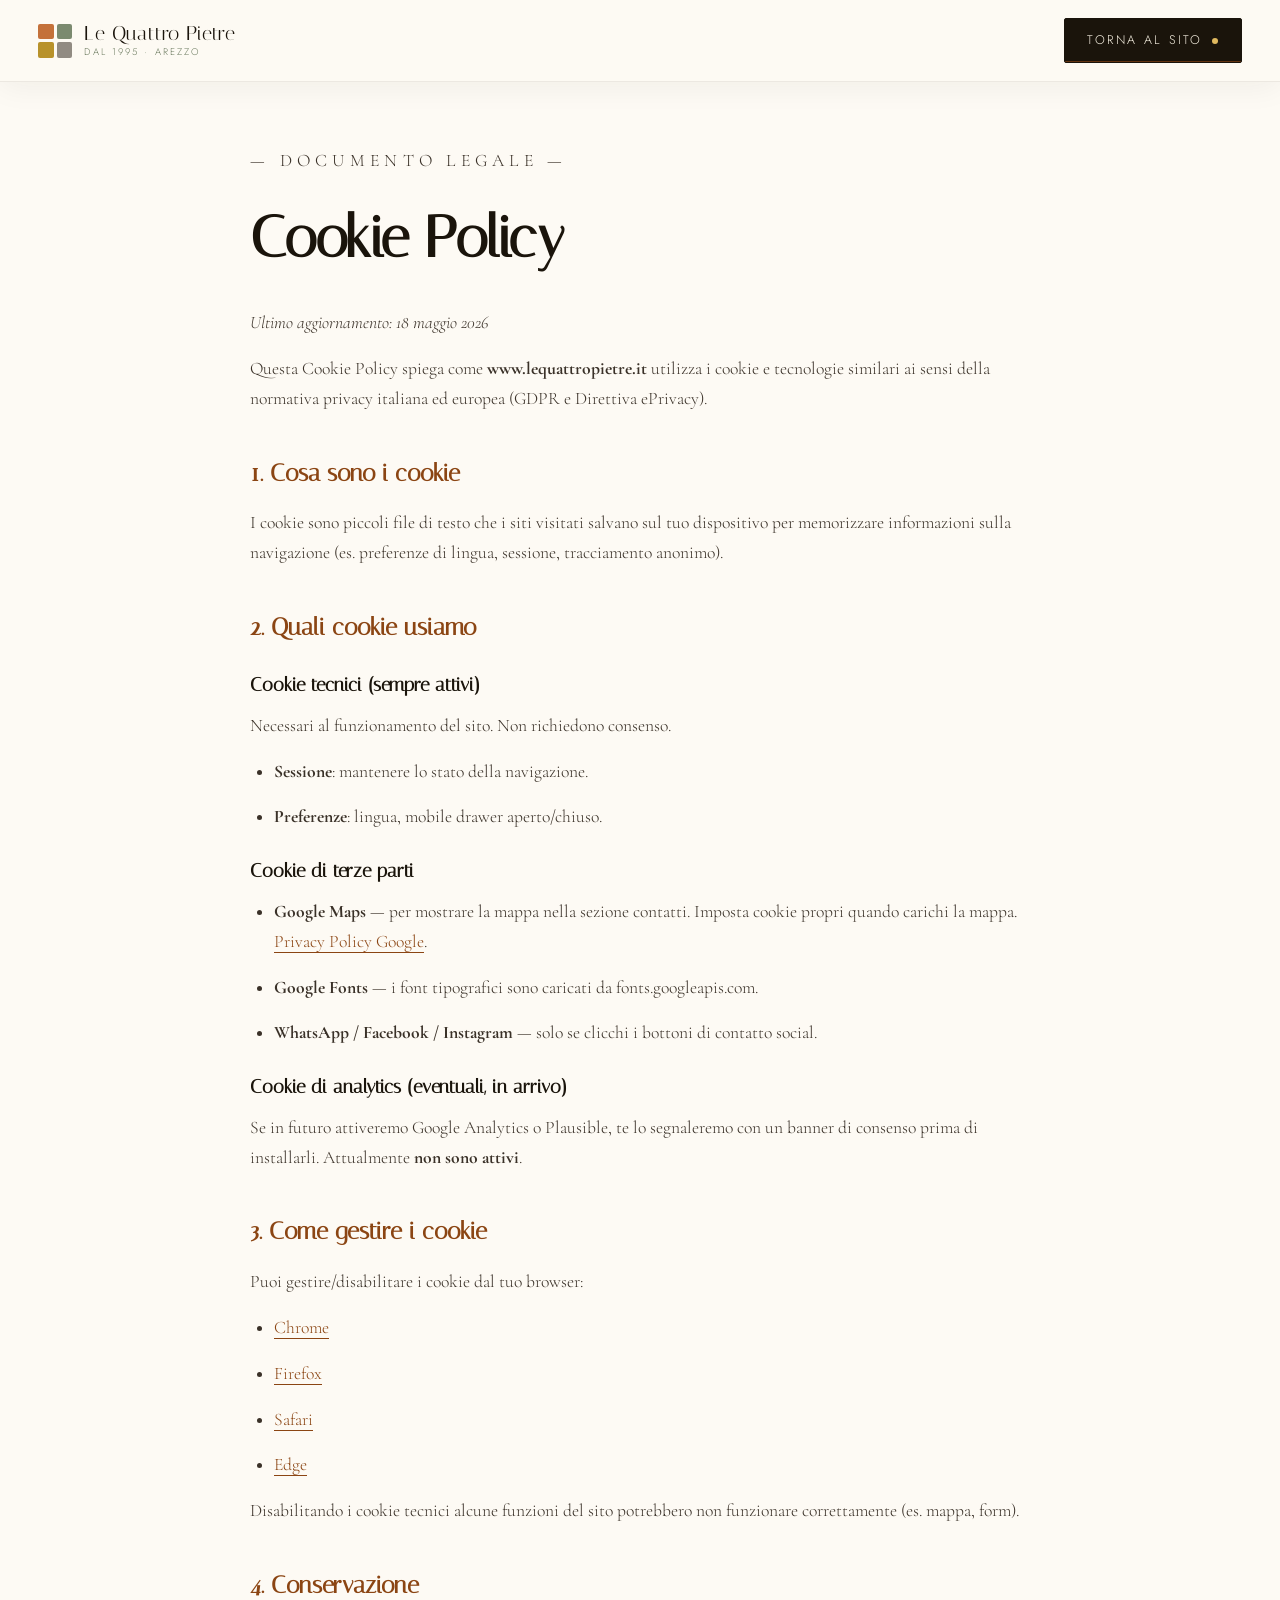
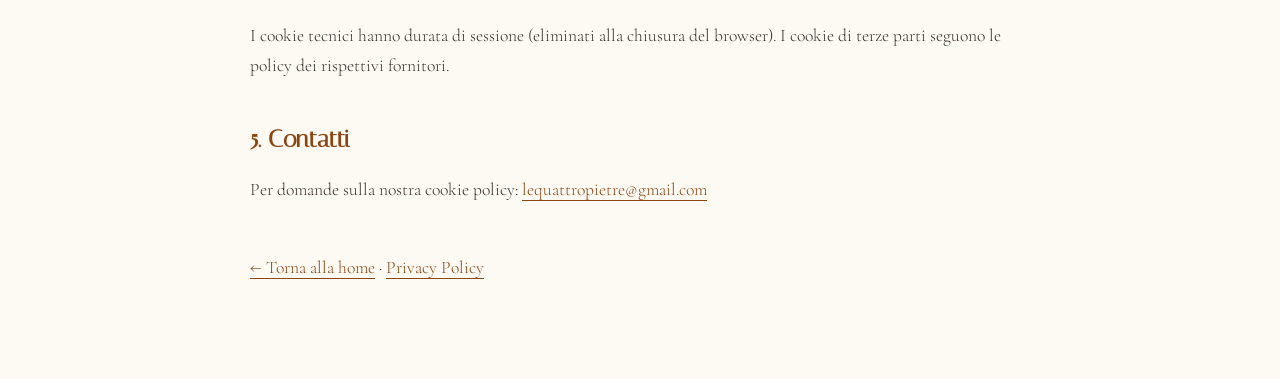
<file: pages/cookie.html>
<!DOCTYPE html>
<html lang="it">
<head>
  <meta charset="UTF-8">
  <meta name="viewport" content="width=device-width, initial-scale=1.0">
  <title>Cookie Policy · Le Quattro Pietre</title>
  <meta name="description" content="Cookie Policy del sito Le Quattro Pietre — quali cookie usiamo e come gestirli.">
  <link rel="preconnect" href="https://fonts.googleapis.com">
  <link rel="preconnect" href="https://fonts.gstatic.com" crossorigin>
  <link href="https://fonts.googleapis.com/css2?family=Cormorant+Garamond:ital,wght@0,300;0,400;0,500;0,600;0,700;1,300;1,400&family=Italiana&family=Jost:wght@300;400;500;600&display=swap" rel="stylesheet">
  <link rel="stylesheet" href="../style.css">
</head>
<body>
  <header class="nav scrolled">
    <a href="../index.html" class="nav-brand">
      <div class="brand-mark"><span></span><span></span><span></span><span></span></div>
      <div class="brand-text">
        <span class="brand-name">Le Quattro Pietre</span>
        <span class="brand-sub">Dal 1995 · Arezzo</span>
      </div>
    </a>
    <a href="../index.html#prenota" class="nav-cta" style="margin-left:auto"><span>Torna al sito</span><em class="dot"></em></a>
  </header>

  <main class="legal">
    <p class="legal-kicker">— Documento legale —</p>
    <h1>Cookie Policy</h1>
    <p class="legal-meta">Ultimo aggiornamento: 18 maggio 2026</p>

    <p>Questa Cookie Policy spiega come <strong>www.lequattropietre.it</strong> utilizza i cookie e tecnologie similari ai sensi della normativa privacy italiana ed europea (GDPR e Direttiva ePrivacy).</p>

    <h2>1. Cosa sono i cookie</h2>
    <p>I cookie sono piccoli file di testo che i siti visitati salvano sul tuo dispositivo per memorizzare informazioni sulla navigazione (es. preferenze di lingua, sessione, tracciamento anonimo).</p>

    <h2>2. Quali cookie usiamo</h2>

    <h3 style="font-family:var(--display);font-size:1.2rem;color:var(--carbone);margin-top:1.5rem;margin-bottom:0.6rem">Cookie tecnici (sempre attivi)</h3>
    <p>Necessari al funzionamento del sito. Non richiedono consenso.</p>
    <ul>
      <li><strong>Sessione</strong>: mantenere lo stato della navigazione.</li>
      <li><strong>Preferenze</strong>: lingua, mobile drawer aperto/chiuso.</li>
    </ul>

    <h3 style="font-family:var(--display);font-size:1.2rem;color:var(--carbone);margin-top:1.5rem;margin-bottom:0.6rem">Cookie di terze parti</h3>
    <ul>
      <li><strong>Google Maps</strong> — per mostrare la mappa nella sezione contatti. Imposta cookie propri quando carichi la mappa. <a href="https://policies.google.com/privacy" target="_blank" rel="noopener">Privacy Policy Google</a>.</li>
      <li><strong>Google Fonts</strong> — i font tipografici sono caricati da fonts.googleapis.com.</li>
      <li><strong>WhatsApp / Facebook / Instagram</strong> — solo se clicchi i bottoni di contatto social.</li>
    </ul>

    <h3 style="font-family:var(--display);font-size:1.2rem;color:var(--carbone);margin-top:1.5rem;margin-bottom:0.6rem">Cookie di analytics (eventuali, in arrivo)</h3>
    <p>Se in futuro attiveremo Google Analytics o Plausible, te lo segnaleremo con un banner di consenso prima di installarli. Attualmente <strong>non sono attivi</strong>.</p>

    <h2>3. Come gestire i cookie</h2>
    <p>Puoi gestire/disabilitare i cookie dal tuo browser:</p>
    <ul>
      <li><a href="https://support.google.com/chrome/answer/95647" target="_blank" rel="noopener">Chrome</a></li>
      <li><a href="https://support.mozilla.org/it/kb/Gestione%20dei%20cookie" target="_blank" rel="noopener">Firefox</a></li>
      <li><a href="https://support.apple.com/it-it/guide/safari/sfri11471/mac" target="_blank" rel="noopener">Safari</a></li>
      <li><a href="https://support.microsoft.com/it-it/microsoft-edge" target="_blank" rel="noopener">Edge</a></li>
    </ul>
    <p>Disabilitando i cookie tecnici alcune funzioni del sito potrebbero non funzionare correttamente (es. mappa, form).</p>

    <h2>4. Conservazione</h2>
    <p>I cookie tecnici hanno durata di sessione (eliminati alla chiusura del browser). I cookie di terze parti seguono le policy dei rispettivi fornitori.</p>

    <h2>5. Contatti</h2>
    <p>Per domande sulla nostra cookie policy: <a href="mailto:lequattropietre@gmail.com">lequattropietre@gmail.com</a></p>

    <p style="margin-top:3rem"><a href="../index.html">← Torna alla home</a> · <a href="privacy.html">Privacy Policy</a></p>
  </main>
</body>
</html>
</file>
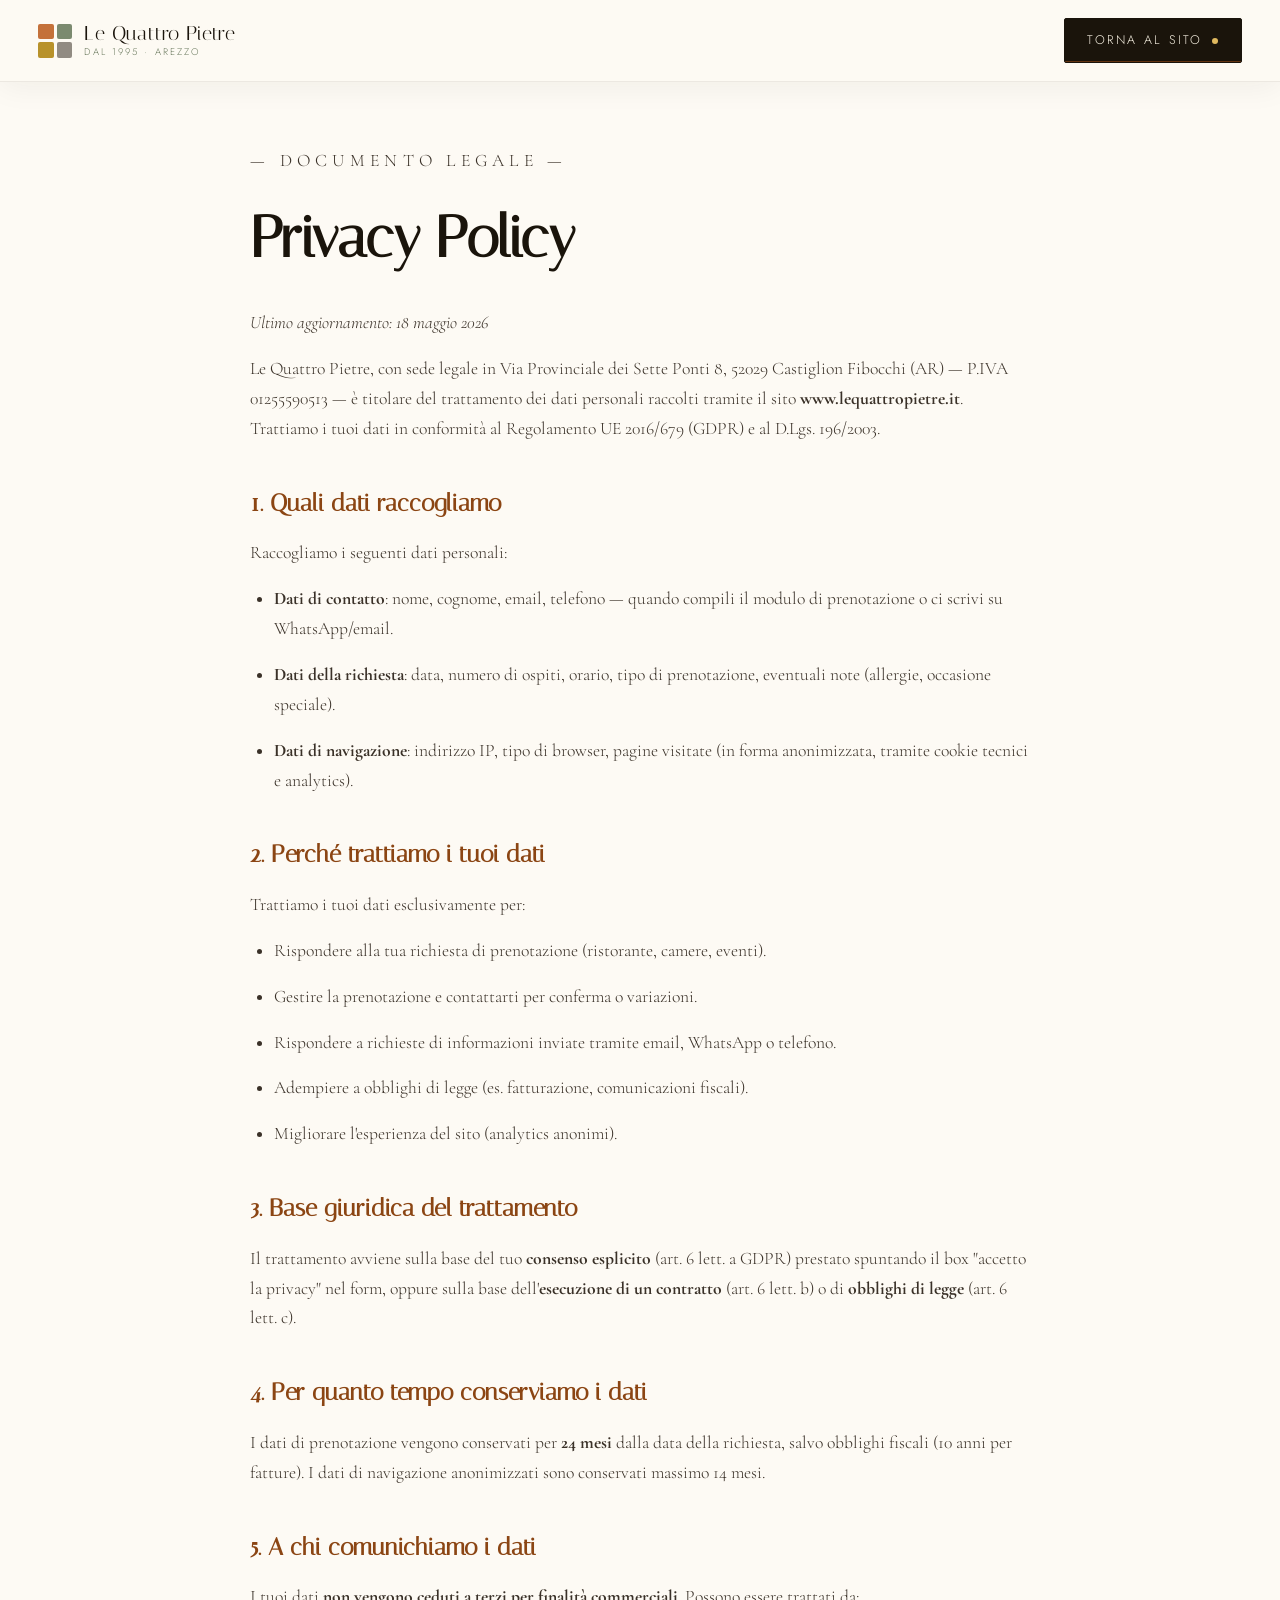
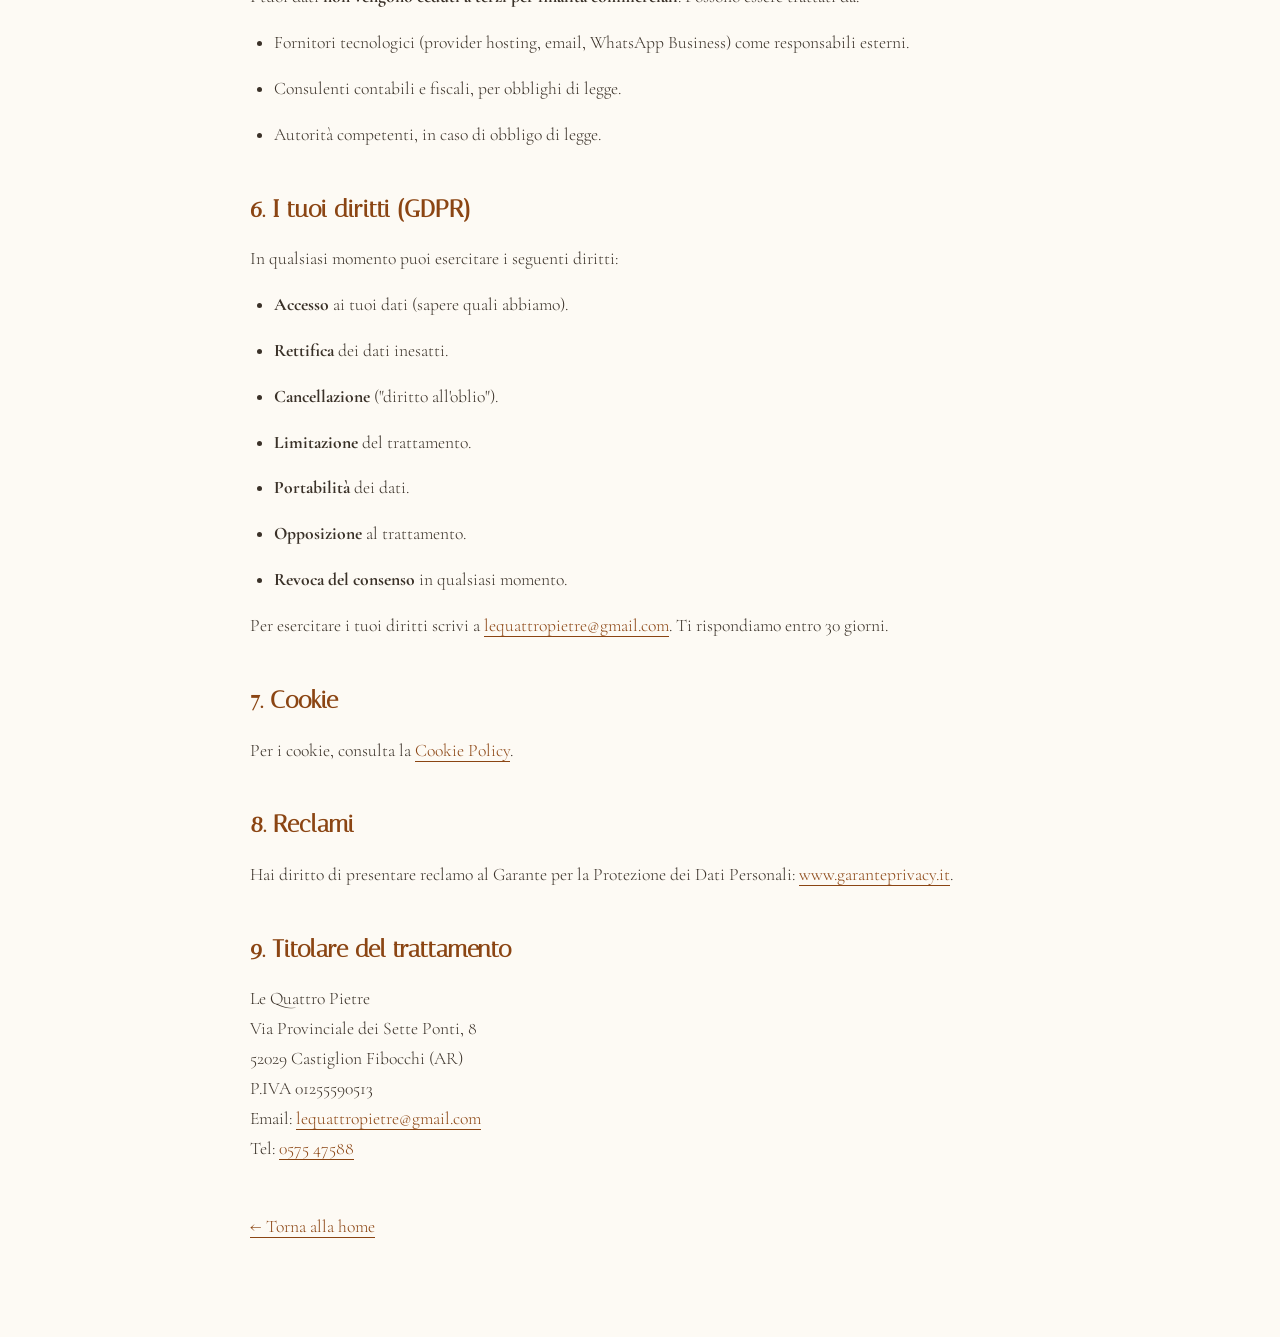
<file: pages/privacy.html>
<!DOCTYPE html>
<html lang="it">
<head>
  <meta charset="UTF-8">
  <meta name="viewport" content="width=device-width, initial-scale=1.0">
  <title>Privacy Policy · Le Quattro Pietre</title>
  <meta name="description" content="Privacy Policy del sito Le Quattro Pietre — come trattiamo i tuoi dati personali ai sensi del GDPR.">
  <link rel="preconnect" href="https://fonts.googleapis.com">
  <link rel="preconnect" href="https://fonts.gstatic.com" crossorigin>
  <link href="https://fonts.googleapis.com/css2?family=Cormorant+Garamond:ital,wght@0,300;0,400;0,500;0,600;0,700;1,300;1,400&family=Italiana&family=Jost:wght@300;400;500;600&display=swap" rel="stylesheet">
  <link rel="stylesheet" href="../style.css">
</head>
<body>
  <header class="nav scrolled">
    <a href="../index.html" class="nav-brand">
      <div class="brand-mark"><span></span><span></span><span></span><span></span></div>
      <div class="brand-text">
        <span class="brand-name">Le Quattro Pietre</span>
        <span class="brand-sub">Dal 1995 · Arezzo</span>
      </div>
    </a>
    <a href="../index.html#prenota" class="nav-cta" style="margin-left:auto"><span>Torna al sito</span><em class="dot"></em></a>
  </header>

  <main class="legal">
    <p class="legal-kicker">— Documento legale —</p>
    <h1>Privacy Policy</h1>
    <p class="legal-meta">Ultimo aggiornamento: 18 maggio 2026</p>

    <p>Le Quattro Pietre, con sede legale in Via Provinciale dei Sette Ponti 8, 52029 Castiglion Fibocchi (AR) — P.IVA 01255590513 — è titolare del trattamento dei dati personali raccolti tramite il sito <strong>www.lequattropietre.it</strong>. Trattiamo i tuoi dati in conformità al Regolamento UE 2016/679 (GDPR) e al D.Lgs. 196/2003.</p>

    <h2>1. Quali dati raccogliamo</h2>
    <p>Raccogliamo i seguenti dati personali:</p>
    <ul>
      <li><strong>Dati di contatto</strong>: nome, cognome, email, telefono — quando compili il modulo di prenotazione o ci scrivi su WhatsApp/email.</li>
      <li><strong>Dati della richiesta</strong>: data, numero di ospiti, orario, tipo di prenotazione, eventuali note (allergie, occasione speciale).</li>
      <li><strong>Dati di navigazione</strong>: indirizzo IP, tipo di browser, pagine visitate (in forma anonimizzata, tramite cookie tecnici e analytics).</li>
    </ul>

    <h2>2. Perché trattiamo i tuoi dati</h2>
    <p>Trattiamo i tuoi dati esclusivamente per:</p>
    <ul>
      <li>Rispondere alla tua richiesta di prenotazione (ristorante, camere, eventi).</li>
      <li>Gestire la prenotazione e contattarti per conferma o variazioni.</li>
      <li>Rispondere a richieste di informazioni inviate tramite email, WhatsApp o telefono.</li>
      <li>Adempiere a obblighi di legge (es. fatturazione, comunicazioni fiscali).</li>
      <li>Migliorare l'esperienza del sito (analytics anonimi).</li>
    </ul>

    <h2>3. Base giuridica del trattamento</h2>
    <p>Il trattamento avviene sulla base del tuo <strong>consenso esplicito</strong> (art. 6 lett. a GDPR) prestato spuntando il box "accetto la privacy" nel form, oppure sulla base dell'<strong>esecuzione di un contratto</strong> (art. 6 lett. b) o di <strong>obblighi di legge</strong> (art. 6 lett. c).</p>

    <h2>4. Per quanto tempo conserviamo i dati</h2>
    <p>I dati di prenotazione vengono conservati per <strong>24 mesi</strong> dalla data della richiesta, salvo obblighi fiscali (10 anni per fatture). I dati di navigazione anonimizzati sono conservati massimo 14 mesi.</p>

    <h2>5. A chi comunichiamo i dati</h2>
    <p>I tuoi dati <strong>non vengono ceduti a terzi per finalità commerciali</strong>. Possono essere trattati da:</p>
    <ul>
      <li>Fornitori tecnologici (provider hosting, email, WhatsApp Business) come responsabili esterni.</li>
      <li>Consulenti contabili e fiscali, per obblighi di legge.</li>
      <li>Autorità competenti, in caso di obbligo di legge.</li>
    </ul>

    <h2>6. I tuoi diritti (GDPR)</h2>
    <p>In qualsiasi momento puoi esercitare i seguenti diritti:</p>
    <ul>
      <li><strong>Accesso</strong> ai tuoi dati (sapere quali abbiamo).</li>
      <li><strong>Rettifica</strong> dei dati inesatti.</li>
      <li><strong>Cancellazione</strong> ("diritto all'oblio").</li>
      <li><strong>Limitazione</strong> del trattamento.</li>
      <li><strong>Portabilità</strong> dei dati.</li>
      <li><strong>Opposizione</strong> al trattamento.</li>
      <li><strong>Revoca del consenso</strong> in qualsiasi momento.</li>
    </ul>
    <p>Per esercitare i tuoi diritti scrivi a <a href="mailto:lequattropietre@gmail.com">lequattropietre@gmail.com</a>. Ti rispondiamo entro 30 giorni.</p>

    <h2>7. Cookie</h2>
    <p>Per i cookie, consulta la <a href="cookie.html">Cookie Policy</a>.</p>

    <h2>8. Reclami</h2>
    <p>Hai diritto di presentare reclamo al Garante per la Protezione dei Dati Personali: <a href="https://www.garanteprivacy.it" target="_blank" rel="noopener">www.garanteprivacy.it</a>.</p>

    <h2>9. Titolare del trattamento</h2>
    <p>Le Quattro Pietre<br>
    Via Provinciale dei Sette Ponti, 8<br>
    52029 Castiglion Fibocchi (AR)<br>
    P.IVA 01255590513<br>
    Email: <a href="mailto:lequattropietre@gmail.com">lequattropietre@gmail.com</a><br>
    Tel: <a href="tel:+390575475788">0575 47588</a></p>

    <p style="margin-top:3rem"><a href="../index.html">← Torna alla home</a></p>
  </main>
</body>
</html>
</file>
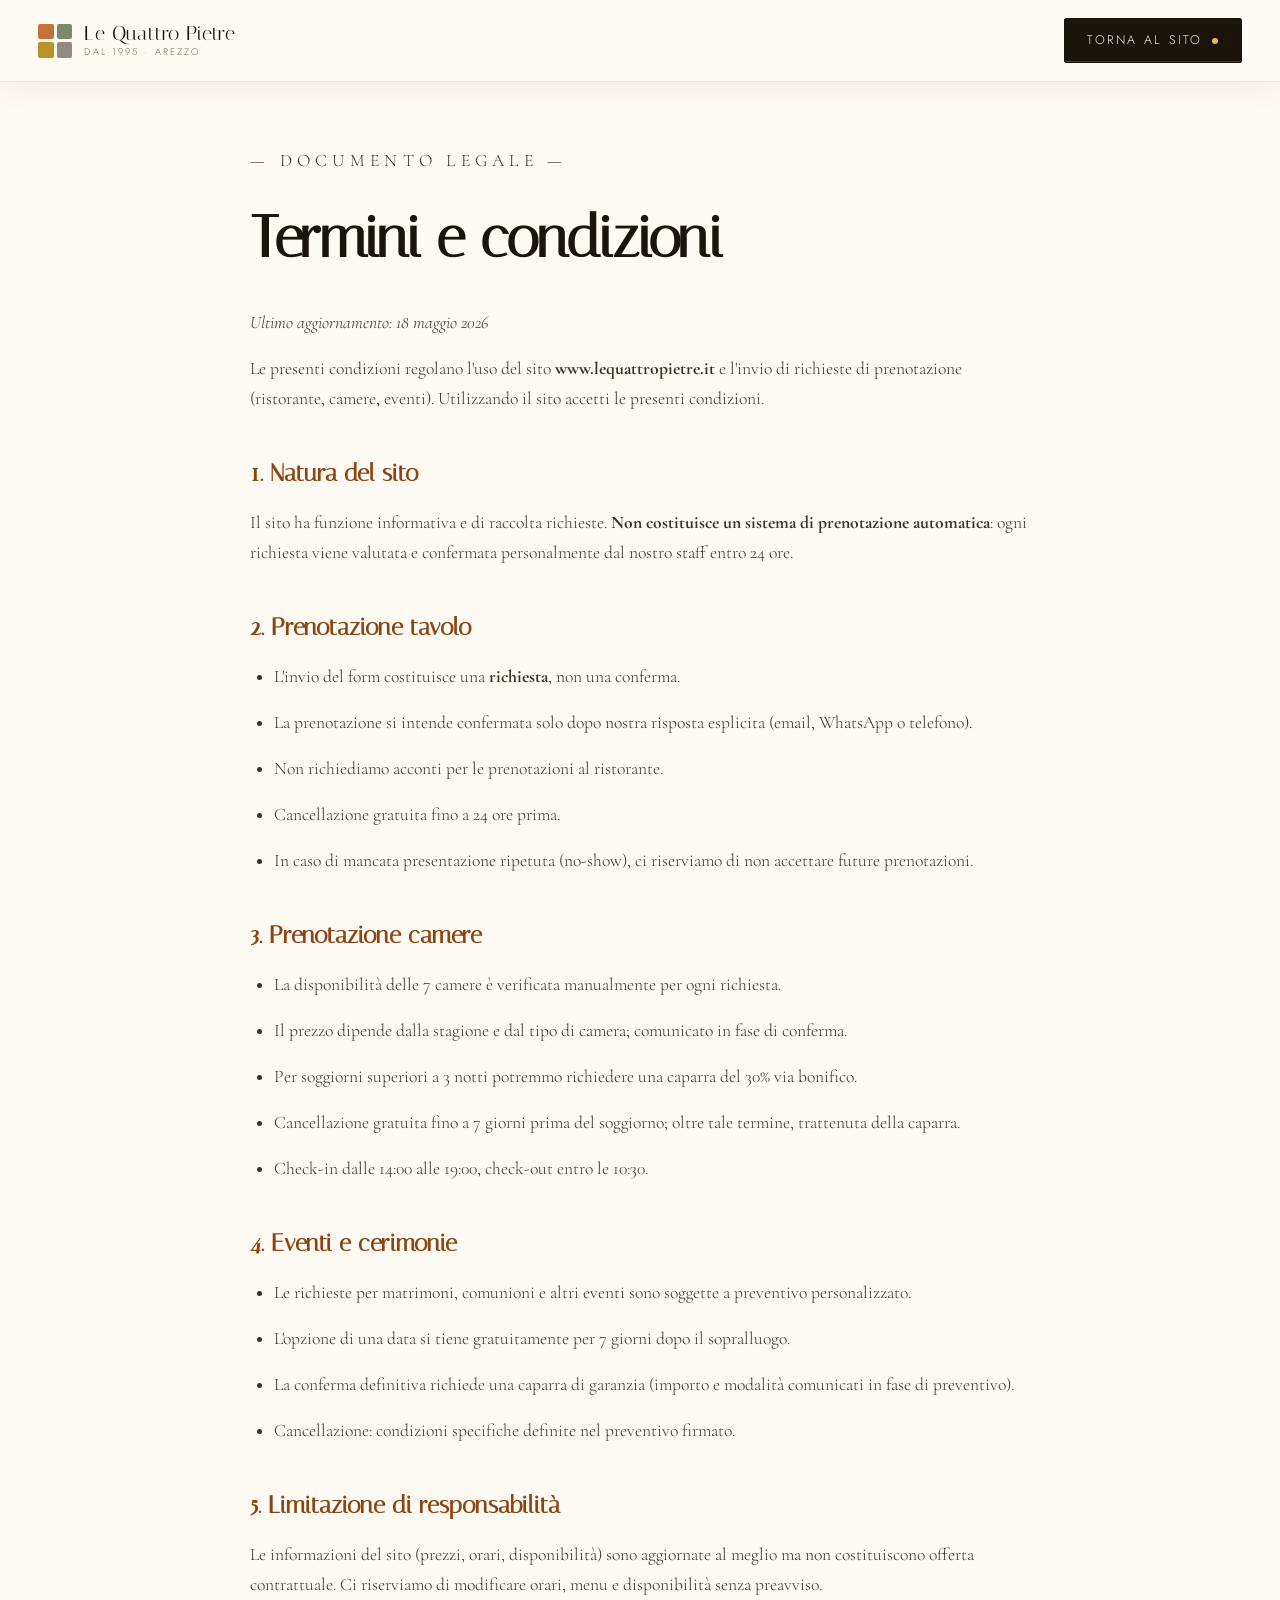
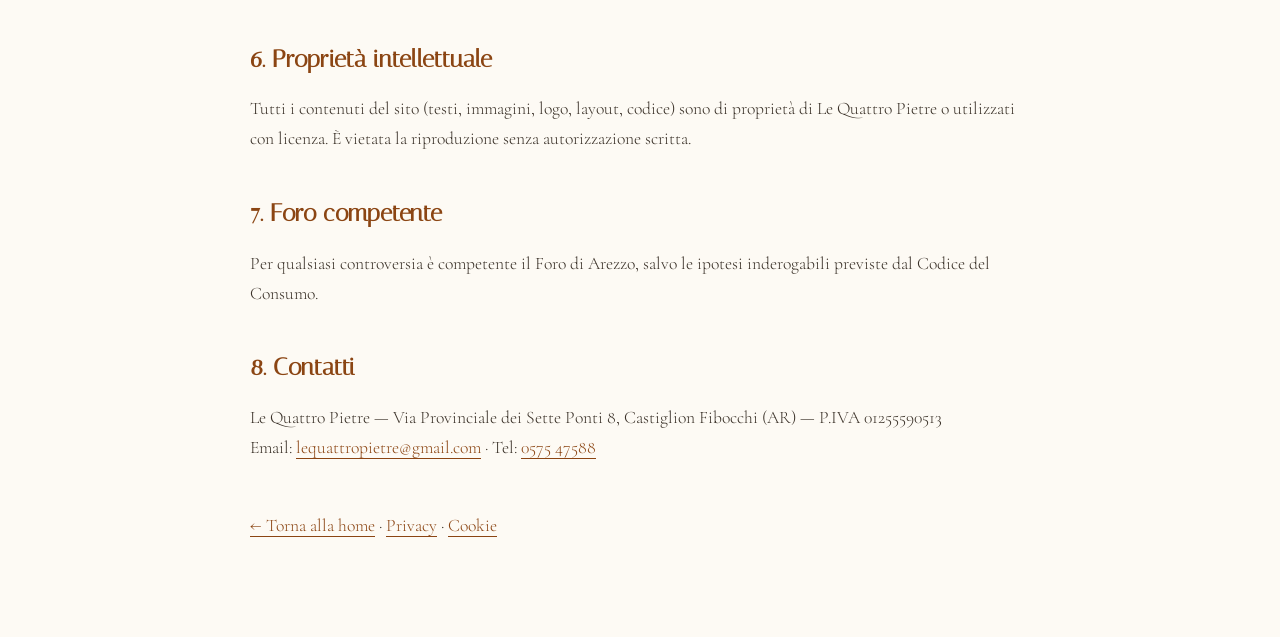
<file: pages/termini.html>
<!DOCTYPE html>
<html lang="it">
<head>
  <meta charset="UTF-8">
  <meta name="viewport" content="width=device-width, initial-scale=1.0">
  <title>Termini e Condizioni · Le Quattro Pietre</title>
  <meta name="description" content="Termini e condizioni d'uso del sito www.lequattropietre.it.">
  <link rel="preconnect" href="https://fonts.googleapis.com">
  <link rel="preconnect" href="https://fonts.gstatic.com" crossorigin>
  <link href="https://fonts.googleapis.com/css2?family=Cormorant+Garamond:ital,wght@0,300;0,400;0,500;0,600;0,700;1,300;1,400&family=Italiana&family=Jost:wght@300;400;500;600&display=swap" rel="stylesheet">
  <link rel="stylesheet" href="../style.css">
</head>
<body>
  <header class="nav scrolled">
    <a href="../index.html" class="nav-brand">
      <div class="brand-mark"><span></span><span></span><span></span><span></span></div>
      <div class="brand-text">
        <span class="brand-name">Le Quattro Pietre</span>
        <span class="brand-sub">Dal 1995 · Arezzo</span>
      </div>
    </a>
    <a href="../index.html#prenota" class="nav-cta" style="margin-left:auto"><span>Torna al sito</span><em class="dot"></em></a>
  </header>

  <main class="legal">
    <p class="legal-kicker">— Documento legale —</p>
    <h1>Termini e condizioni</h1>
    <p class="legal-meta">Ultimo aggiornamento: 18 maggio 2026</p>

    <p>Le presenti condizioni regolano l'uso del sito <strong>www.lequattropietre.it</strong> e l'invio di richieste di prenotazione (ristorante, camere, eventi). Utilizzando il sito accetti le presenti condizioni.</p>

    <h2>1. Natura del sito</h2>
    <p>Il sito ha funzione informativa e di raccolta richieste. <strong>Non costituisce un sistema di prenotazione automatica</strong>: ogni richiesta viene valutata e confermata personalmente dal nostro staff entro 24 ore.</p>

    <h2>2. Prenotazione tavolo</h2>
    <ul>
      <li>L'invio del form costituisce una <strong>richiesta</strong>, non una conferma.</li>
      <li>La prenotazione si intende confermata solo dopo nostra risposta esplicita (email, WhatsApp o telefono).</li>
      <li>Non richiediamo acconti per le prenotazioni al ristorante.</li>
      <li>Cancellazione gratuita fino a 24 ore prima.</li>
      <li>In caso di mancata presentazione ripetuta (no-show), ci riserviamo di non accettare future prenotazioni.</li>
    </ul>

    <h2>3. Prenotazione camere</h2>
    <ul>
      <li>La disponibilità delle 7 camere è verificata manualmente per ogni richiesta.</li>
      <li>Il prezzo dipende dalla stagione e dal tipo di camera; comunicato in fase di conferma.</li>
      <li>Per soggiorni superiori a 3 notti potremmo richiedere una caparra del 30% via bonifico.</li>
      <li>Cancellazione gratuita fino a 7 giorni prima del soggiorno; oltre tale termine, trattenuta della caparra.</li>
      <li>Check-in dalle 14:00 alle 19:00, check-out entro le 10:30.</li>
    </ul>

    <h2>4. Eventi e cerimonie</h2>
    <ul>
      <li>Le richieste per matrimoni, comunioni e altri eventi sono soggette a preventivo personalizzato.</li>
      <li>L'opzione di una data si tiene gratuitamente per 7 giorni dopo il sopralluogo.</li>
      <li>La conferma definitiva richiede una caparra di garanzia (importo e modalità comunicati in fase di preventivo).</li>
      <li>Cancellazione: condizioni specifiche definite nel preventivo firmato.</li>
    </ul>

    <h2>5. Limitazione di responsabilità</h2>
    <p>Le informazioni del sito (prezzi, orari, disponibilità) sono aggiornate al meglio ma non costituiscono offerta contrattuale. Ci riserviamo di modificare orari, menu e disponibilità senza preavviso.</p>

    <h2>6. Proprietà intellettuale</h2>
    <p>Tutti i contenuti del sito (testi, immagini, logo, layout, codice) sono di proprietà di Le Quattro Pietre o utilizzati con licenza. È vietata la riproduzione senza autorizzazione scritta.</p>

    <h2>7. Foro competente</h2>
    <p>Per qualsiasi controversia è competente il Foro di Arezzo, salvo le ipotesi inderogabili previste dal Codice del Consumo.</p>

    <h2>8. Contatti</h2>
    <p>Le Quattro Pietre — Via Provinciale dei Sette Ponti 8, Castiglion Fibocchi (AR) — P.IVA 01255590513<br>
    Email: <a href="mailto:lequattropietre@gmail.com">lequattropietre@gmail.com</a> · Tel: <a href="tel:+390575475788">0575 47588</a></p>

    <p style="margin-top:3rem"><a href="../index.html">← Torna alla home</a> · <a href="privacy.html">Privacy</a> · <a href="cookie.html">Cookie</a></p>
  </main>
</body>
</html>
</file>
<file: style.css>
/* ════════════════════════════════════════════════════════════
   LE QUATTRO PIETRE — STYLE.CSS v3 (premium edition)
   Palette terra-oliva-oro-panna · Cormorant Garamond + Italiana + Jost
   Motion: GSAP + ScrollTrigger + Lenis + custom CSS
   ════════════════════════════════════════════════════════════ */

*, *::before, *::after { box-sizing: border-box; margin: 0; padding: 0; }
html { -webkit-text-size-adjust: 100%; scroll-behavior: auto; }
body { -webkit-font-smoothing: antialiased; -moz-osx-font-smoothing: grayscale; }
img { max-width: 100%; display: block; }
a { color: inherit; text-decoration: none; }
button { font: inherit; cursor: pointer; border: none; background: none; color: inherit; }
input, textarea, select { font: inherit; color: inherit; }

:root {
  --terra:        #8B4513;
  --terra-light:  #B87553;
  --terra-soft:   #C4713A;
  --terra-deep:   #6B3410;
  --oliva:        #4A5240;
  --oliva-mid:    #7B8A6F;
  --oliva-light:  #6B7A5E;
  --oro:          #B8922A;
  --oro-soft:     #C9A961;
  --oro-bright:   #E0B95F;
  --oro-deep:     #8B6B1A;
  --grano:        #D9B97B;
  --pietra:       #918B82;
  --panna:        #F5EFE0;
  --panna-dark:   #EDE4CF;
  --panna-warm:   #F8F1DD;
  --carbone:      #1A140B;
  --carbone-mid:  #2A2218;
  --carbone-soft: #3A3128;
  --bianco:       #FDFAF4;
  --bianco-pure:  #FFFFFF;

  --serif: 'Cormorant Garamond', Georgia, serif;
  --display: 'Italiana', 'Cormorant Garamond', Georgia, serif;
  --sans: 'Jost', 'Inter', system-ui, sans-serif;

  --nav-h: 82px;
  --container: 1320px;
  --gutter: clamp(1.25rem, 4vw, 2.5rem);

  --ease: cubic-bezier(0.22, 1, 0.36, 1);
  --ease-soft: cubic-bezier(0.4, 0, 0.2, 1);
  --ease-bounce: cubic-bezier(0.34, 1.56, 0.64, 1);
}
@media (max-width: 768px) { :root { --nav-h: 64px; } }

body {
  font-family: var(--sans);
  font-weight: 300;
  color: var(--carbone);
  background: var(--bianco);
  line-height: 1.6;
  overflow-x: hidden;
}

::selection { background: var(--terra); color: var(--bianco); }
::-webkit-scrollbar { width: 8px; }
::-webkit-scrollbar-track { background: var(--panna); }
::-webkit-scrollbar-thumb { background: var(--terra); border-radius: 4px; }

/* ════════════════════════════════════════════════════════════
   GRAIN NOISE OVERLAY
   ════════════════════════════════════════════════════════════ */
.grain {
  position: fixed; inset: -50%;
  z-index: 9997;
  pointer-events: none;
  opacity: 0.055;
  mix-blend-mode: multiply;
  background-image: url("data:image/svg+xml;utf8,<svg viewBox='0 0 200 200' xmlns='http://www.w3.org/2000/svg'><filter id='n'><feTurbulence type='fractalNoise' baseFrequency='0.9' numOctaves='3' stitchTiles='stitch'/></filter><rect width='100%25' height='100%25' filter='url(%23n)'/></svg>");
  background-size: 200px 200px;
  animation: grainShift 8s steps(8) infinite;
}
@keyframes grainShift {
  0%, 100% { transform: translate(0, 0); }
  20%      { transform: translate(-12%, 5%); }
  40%      { transform: translate(7%, -18%); }
  60%      { transform: translate(15%, 8%); }
  80%      { transform: translate(-7%, 14%); }
}
@media (prefers-reduced-motion: reduce) { .grain { animation: none; } }

/* ════════════════════════════════════════════════════════════
   FLOATING OLIVE LEAVES
   ════════════════════════════════════════════════════════════ */
.leaves {
  position: fixed; inset: 0;
  pointer-events: none;
  z-index: 1;
  overflow: hidden;
}
.leaf {
  position: absolute;
  top: -40px;
  width: 22px; height: 8px;
  background: var(--oliva-mid);
  border-radius: 50% 10% 50% 10%;
  opacity: 0;
  transform-origin: center;
  filter: blur(0.3px);
  box-shadow: inset -2px 0 3px rgba(0,0,0,0.2);
}
.leaf::after {
  content: "";
  position: absolute; inset: 0;
  background: linear-gradient(120deg, rgba(255,255,255,0.3) 0%, transparent 50%);
  border-radius: inherit;
}
.leaf-1 { left: 8%;  animation: leafFall 22s linear infinite; animation-delay: 0s;  background: var(--oliva-mid); }
.leaf-2 { left: 22%; animation: leafFall 28s linear infinite; animation-delay: 4s;  background: var(--oliva); }
.leaf-3 { left: 41%; animation: leafFall 24s linear infinite; animation-delay: 11s; background: var(--oliva-mid); width: 26px; height: 10px; }
.leaf-4 { left: 63%; animation: leafFall 30s linear infinite; animation-delay: 7s;  background: var(--terra-soft); opacity: 0.4; }
.leaf-5 { left: 78%; animation: leafFall 26s linear infinite; animation-delay: 14s; background: var(--oliva); }
.leaf-6 { left: 92%; animation: leafFall 32s linear infinite; animation-delay: 18s; background: var(--oliva-mid); width: 18px; height: 7px; }
@keyframes leafFall {
  0%   { top: -40px; opacity: 0; transform: translateX(0) rotate(0deg); }
  5%   { opacity: 0.45; }
  50%  { transform: translateX(40px) rotate(180deg); }
  95%  { opacity: 0.4; }
  100% { top: 105vh; opacity: 0; transform: translateX(-40px) rotate(360deg); }
}
@media (prefers-reduced-motion: reduce) { .leaves { display: none; } }
@media (max-width: 768px) { .leaf-3, .leaf-5 { display: none; } }

/* ════════════════════════════════════════════════════════════
   GRADIENT MESH — segue il mouse (interactive)
   ════════════════════════════════════════════════════════════ */
.gradient-mesh {
  position: fixed; inset: 0;
  pointer-events: none;
  z-index: 0;
  opacity: 0;
  transition: opacity 0.6s ease;
}
.gradient-mesh.on { opacity: 0.5; }
.gradient-mesh::before {
  content: "";
  position: absolute;
  width: 500px; height: 500px;
  border-radius: 50%;
  background: radial-gradient(circle, rgba(184, 146, 42, 0.18), transparent 70%);
  filter: blur(40px);
  transform: translate(-50%, -50%);
  left: var(--mx, 50%);
  top: var(--my, 50%);
  transition: left 0.3s ease-out, top 0.3s ease-out;
}

/* ════════════════════════════════════════════════════════════
   PRELOADER
   ════════════════════════════════════════════════════════════ */
.preloader {
  position: fixed; inset: 0;
  background: var(--carbone);
  z-index: 99999;
  display: flex; align-items: center; justify-content: center;
  overflow: hidden;
}
.pl-stage { position: relative; display: flex; flex-direction: column; align-items: center; gap: 1.8rem; z-index: 2; }
.pl-stones { width: 88px; height: 88px; display: grid; grid-template-columns: 1fr 1fr; gap: 6px; }
.pl-stone { border-radius: 3px; opacity: 0; transform: scale(0.3); animation: stoneIn 0.8s var(--ease) forwards; }
.pl-stone-1 { background: var(--terra-soft);  animation-delay: 0.1s; }
.pl-stone-2 { background: var(--oliva-mid);   animation-delay: 0.25s; }
.pl-stone-3 { background: var(--oro);         animation-delay: 0.4s; }
.pl-stone-4 { background: var(--pietra);      animation-delay: 0.55s; }
@keyframes stoneIn { 0% { opacity: 0; transform: scale(0.3) rotate(-20deg); } 60% { opacity: 1; transform: scale(1.15) rotate(2deg); } 100% { opacity: 1; transform: scale(1) rotate(0); } }
.pl-text { display: flex; flex-direction: column; align-items: center; gap: 0.5rem; opacity: 0; animation: fadeUp 0.9s var(--ease) 0.8s forwards; }
.pl-word { font-family: var(--display); font-size: clamp(1.6rem, 4vw, 2.4rem); letter-spacing: 0.04em; color: var(--panna); }
.pl-sub { font-size: 0.65rem; letter-spacing: 0.4em; text-transform: uppercase; color: var(--oro-soft); }
.pl-counter { display: flex; align-items: baseline; gap: 0.1rem; font-family: var(--serif); font-size: 1.4rem; color: var(--oro-soft); margin-top: 0.5rem; opacity: 0; animation: fadeUp 0.6s var(--ease) 1.1s forwards; }
.pl-pct { font-size: 0.9rem; opacity: 0.6; }
@keyframes fadeUp { from { opacity: 0; transform: translateY(10px); } to { opacity: 1; transform: translateY(0); } }
.pl-curtain { position: absolute; inset: 0; background: var(--carbone); transform-origin: bottom; z-index: 1; }
.preloader.done .pl-curtain { animation: curtainOut 1.2s var(--ease) forwards; }
.preloader.done .pl-stage { animation: stageOut 0.6s var(--ease) forwards; }
.preloader.gone { display: none; }
@keyframes curtainOut { to { transform: scaleY(0); } }
@keyframes stageOut { to { opacity: 0; transform: translateY(-20px); } }

/* ════════════════════════════════════════════════════════════
   CURSOR + SCROLL PROGRESS
   ════════════════════════════════════════════════════════════ */
.cursor-dot, .cursor-ring {
  position: fixed; top: 0; left: 0;
  pointer-events: none;
  z-index: 9998;
  border-radius: 50%;
  mix-blend-mode: difference;
  opacity: 0;
  transition: opacity 0.3s;
}
.cursor-dot { width: 6px; height: 6px; background: var(--bianco); transform: translate(-50%, -50%); }
.cursor-ring { width: 38px; height: 38px; border: 1px solid var(--bianco); transform: translate(-50%, -50%); transition: width 0.3s var(--ease), height 0.3s var(--ease), opacity 0.3s; }
.cursor-active .cursor-ring { width: 70px; height: 70px; }
body.cursor-ready .cursor-dot, body.cursor-ready .cursor-ring { opacity: 1; }
@media (hover: none) { .cursor-dot, .cursor-ring { display: none; } }

.scroll-progress {
  position: fixed; top: 0; left: 0;
  width: 0; height: 2px;
  background: linear-gradient(90deg, var(--terra), var(--oro-bright));
  z-index: 9999;
  transition: width 0.05s linear;
  box-shadow: 0 0 12px rgba(184, 146, 42, 0.6);
}

/* ════════════════════════════════════════════════════════════
   NAVBAR
   ════════════════════════════════════════════════════════════ */
.nav {
  position: fixed; top: 0; left: 0; right: 0;
  height: var(--nav-h);
  z-index: 100;
  display: flex; align-items: center;
  padding: 0 clamp(1rem, 3vw, 2.5rem);
  gap: 2rem;
  background: rgba(253, 250, 244, 0);
  transition: background 0.5s var(--ease), backdrop-filter 0.4s, box-shadow 0.4s, border-color 0.4s;
  border-bottom: 1px solid transparent;
}
.nav.scrolled {
  background: rgba(253, 250, 244, 0.92);
  backdrop-filter: blur(24px) saturate(180%);
  -webkit-backdrop-filter: blur(24px) saturate(180%);
  border-bottom-color: rgba(42, 34, 24, 0.08);
  box-shadow: 0 4px 32px rgba(42, 34, 24, 0.06);
}

.nav-brand { display: flex; align-items: center; gap: 0.75rem; flex-shrink: 0; }
.brand-mark {
  width: 34px; height: 34px;
  display: grid; grid-template-columns: 1fr 1fr; gap: 3px;
}
.brand-mark span { border-radius: 2px; transition: transform 0.4s var(--ease); }
.brand-mark:hover span:nth-child(1) { transform: translate(-2px, -2px); }
.brand-mark:hover span:nth-child(2) { transform: translate(2px, -2px); }
.brand-mark:hover span:nth-child(3) { transform: translate(-2px, 2px); }
.brand-mark:hover span:nth-child(4) { transform: translate(2px, 2px); }
.brand-mark span:nth-child(1) { background: var(--terra-soft); }
.brand-mark span:nth-child(2) { background: var(--oliva-mid); }
.brand-mark span:nth-child(3) { background: var(--oro); }
.brand-mark span:nth-child(4) { background: var(--pietra); }
.brand-mark.big { width: 60px; height: 60px; gap: 4px; }

.brand-text { display: flex; flex-direction: column; line-height: 1.05; }
.brand-name { font-family: var(--display); font-size: 1.25rem; color: var(--carbone); letter-spacing: 0.02em; }
.brand-sub { font-size: 0.6rem; letter-spacing: 0.22em; text-transform: uppercase; color: var(--oliva-light); margin-top: 3px; }

.nav-links { display: flex; align-items: center; gap: 2.2rem; margin-left: auto; font-size: 0.88rem; font-weight: 400; }
.nav-links a {
  color: var(--carbone);
  opacity: 0.75;
  transition: opacity 0.2s, color 0.2s;
  position: relative;
}
.nav-links a::after {
  content: ""; position: absolute;
  left: 0; bottom: -8px;
  width: 0; height: 1px;
  background: var(--terra);
  transition: width 0.4s var(--ease);
}
.nav-links a:hover { opacity: 1; color: var(--terra); }
.nav-links a:hover::after { width: 100%; }
.nav-links a.active { opacity: 1; color: var(--terra); }
.nav-links a.active::after { width: 100%; }

.nav-cta {
  display: inline-flex; align-items: center; gap: 0.6rem;
  padding: 0.7rem 1.4rem;
  background: var(--carbone);
  color: var(--panna);
  border-radius: 2px;
  font-size: 0.78rem;
  letter-spacing: 0.18em;
  text-transform: uppercase;
  transition: background 0.3s, color 0.3s, transform 0.2s, box-shadow 0.3s;
  border: 1px solid var(--carbone);
  position: relative; overflow: hidden;
}
.nav-cta::before {
  content: ""; position: absolute; inset: 0;
  background: var(--terra);
  transform: translateY(100%);
  transition: transform 0.4s var(--ease);
  z-index: 0;
}
.nav-cta:hover::before { transform: translateY(0); }
.nav-cta > * { position: relative; z-index: 1; }
.nav-cta .dot {
  width: 6px; height: 6px;
  border-radius: 50%;
  background: var(--oro-bright);
  animation: dotPulse 2s ease-in-out infinite;
}
@keyframes dotPulse { 0%, 100% { opacity: 0.5; transform: scale(0.85); } 50% { opacity: 1; transform: scale(1.1); } }

.nav-toggle { display: none; width: 32px; height: 32px; flex-direction: column; justify-content: center; gap: 5px; margin-left: auto; }
.nav-toggle span { display: block; width: 22px; height: 1.5px; background: var(--carbone); transition: transform 0.3s, opacity 0.3s; }
.nav-toggle.open span:nth-child(1) { transform: translateY(6.5px) rotate(45deg); }
.nav-toggle.open span:nth-child(2) { opacity: 0; }
.nav-toggle.open span:nth-child(3) { transform: translateY(-6.5px) rotate(-45deg); }

@media (max-width: 980px) {
  .nav-links, .nav-cta { display: none; }
  .nav-toggle { display: flex; }
}

.mobile-drawer {
  position: fixed; top: var(--nav-h); left: 0; right: 0;
  background: rgba(253, 250, 244, 0.98);
  backdrop-filter: blur(20px);
  z-index: 99;
  padding: 1.5rem clamp(1rem, 3vw, 2.5rem) 2rem;
  display: flex; flex-direction: column; gap: 0.25rem;
  transform: translateY(-110%);
  opacity: 0; visibility: hidden;
  transition: transform 0.5s var(--ease), opacity 0.3s, visibility 0.3s;
  box-shadow: 0 16px 40px rgba(42, 34, 24, 0.1);
}
.mobile-drawer.open { transform: translateY(0); opacity: 1; visibility: visible; }
.mobile-drawer a {
  padding: 1.1rem 0;
  font-family: var(--display);
  font-size: 1.6rem;
  border-bottom: 1px solid rgba(42, 34, 24, 0.08);
  color: var(--carbone);
}
.mobile-drawer a:last-of-type { border-bottom: none; }
.drawer-cta {
  margin-top: 1rem;
  background: var(--carbone) !important;
  color: var(--panna) !important;
  text-align: center;
  padding: 1.2rem !important;
  font-family: var(--sans) !important;
  font-size: 0.82rem !important;
  letter-spacing: 0.18em;
  text-transform: uppercase;
}

/* ════════════════════════════════════════════════════════════
   COMUNI
   ════════════════════════════════════════════════════════════ */
.kicker {
  font-size: 0.7rem;
  letter-spacing: 0.35em;
  text-transform: uppercase;
  color: var(--terra);
  font-weight: 500;
  margin-bottom: 1.2rem;
}

.section-head { text-align: center; max-width: 800px; margin: 0 auto 4.5rem; padding: 0 var(--gutter); }
.section-title {
  font-family: var(--display);
  font-size: clamp(2.6rem, 6vw, 5rem);
  font-weight: 400;
  color: var(--carbone);
  line-height: 1.02;
  letter-spacing: -0.005em;
}
.section-title em { font-family: var(--serif); font-style: italic; font-weight: 400; color: var(--terra); }
.section-sub {
  font-size: 1.05rem;
  color: var(--oliva-light);
  margin-top: 1.2rem;
  font-style: italic;
  font-family: var(--serif);
  font-size: 1.3rem;
}

/* BTN system */
.btn {
  display: inline-flex; align-items: center; gap: 0.6rem;
  padding: 1.1rem 2rem;
  font-size: 0.78rem;
  font-weight: 400;
  letter-spacing: 0.2em;
  text-transform: uppercase;
  border-radius: 2px;
  transition: transform 0.3s var(--ease), box-shadow 0.4s, background 0.3s, color 0.3s, border-color 0.3s;
  border: 1px solid transparent;
  position: relative; overflow: hidden;
  white-space: nowrap;
  cursor: pointer;
}
.btn .btn-label { position: relative; z-index: 2; }
.btn .btn-arrow { position: relative; z-index: 2; transition: transform 0.3s var(--ease); }
.btn:hover .btn-arrow { transform: translateX(5px); }
.btn::before { content: ""; position: absolute; inset: 0; transform: translateY(101%); transition: transform 0.5s var(--ease); z-index: 1; }
.btn:hover::before { transform: translateY(0); }

.btn-primary { background: var(--carbone); color: var(--panna); border-color: var(--carbone); }
.btn-primary::before { background: var(--terra); }
.btn-primary:hover { color: var(--panna); transform: translateY(-2px); box-shadow: 0 14px 32px rgba(139, 69, 19, 0.32); }

.btn-primary.btn-light { background: var(--panna); color: var(--carbone); border-color: var(--panna); }
.btn-primary.btn-light::before { background: var(--bianco); }
.btn-primary.btn-light:hover { color: var(--carbone); box-shadow: 0 14px 32px rgba(0,0,0,0.3); }

.btn-ghost { background: transparent; color: var(--panna); border-color: rgba(245, 239, 224, 0.35); }
.btn-ghost::before { background: rgba(245, 239, 224, 0.1); }
.btn-ghost:hover { color: var(--panna); border-color: var(--panna); }

.btn-outline { background: transparent; color: var(--carbone); border-color: var(--carbone); }
.btn-outline::before { background: var(--carbone); }
.btn-outline:hover { color: var(--panna); }

.btn-block { width: 100%; justify-content: center; padding: 1.2rem; }

/* ════════════════════════════════════════════════════════════
   HERO CINEMATIC
   ════════════════════════════════════════════════════════════ */
.hero {
  position: relative;
  min-height: 100vh; min-height: 100svh;
  display: flex; align-items: center; justify-content: center;
  padding: var(--nav-h) var(--gutter) 5rem;
  overflow: hidden;
  background: var(--carbone);
  color: var(--panna);
}

.hero-slides { position: absolute; inset: 0; z-index: 0; }
.hero-slide { position: absolute; inset: 0; opacity: 0; transition: opacity 1.6s var(--ease); }
.hero-slide.active { opacity: 1; }
.hero-slide img {
  width: 100%; height: 100%;
  object-fit: cover;
  object-position: center 40%;
  transform: scale(1.05);
  animation: heroKenBurns 14s ease-in-out infinite alternate;
}
@keyframes heroKenBurns { from { transform: scale(1.05) translate(0, 0); } to { transform: scale(1.18) translate(-2%, -2%); } }
.hero-veil {
  position: absolute; inset: 0;
  background:
    linear-gradient(to bottom, rgba(26, 20, 11, 0.2) 0%, rgba(26, 20, 11, 0.45) 50%, rgba(26, 20, 11, 0.88) 100%),
    linear-gradient(to right, rgba(26, 20, 11, 0.35), transparent 50%, rgba(26, 20, 11, 0.35));
}
.hero-vignette {
  position: absolute; inset: 0;
  background: radial-gradient(ellipse at center, transparent 30%, rgba(26, 20, 11, 0.55) 100%);
}

.hero-mark {
  position: absolute;
  top: calc(var(--nav-h) + 1.5rem);
  left: 50%; transform: translateX(-50%);
  z-index: 2;
}
.hero-stone-logo { width: 56px; height: 56px; display: grid; grid-template-columns: 1fr 1fr; gap: 5px; }
.hero-stone-logo > div {
  border-radius: 3px;
  opacity: 0;
  transform: scale(0.4);
  animation: stoneIn 1s var(--ease) forwards;
}
.hero-stone-logo > div:nth-child(1) { background: var(--terra-soft); animation-delay: 0.8s; }
.hero-stone-logo > div:nth-child(2) { background: var(--oliva-mid);  animation-delay: 0.95s; }
.hero-stone-logo > div:nth-child(3) { background: var(--oro);        animation-delay: 1.1s; }
.hero-stone-logo > div:nth-child(4) { background: var(--pietra);     animation-delay: 1.25s; }

.hero-content { position: relative; z-index: 2; text-align: center; max-width: 1100px; width: 100%; }

.hero-eyebrow {
  display: inline-flex; align-items: center; gap: 1rem;
  color: var(--oro-bright);
  font-size: 0.7rem;
  letter-spacing: 0.4em;
  text-transform: uppercase;
  margin-bottom: 2rem;
  opacity: 0;
}
.hero-eyebrow .line-left, .hero-eyebrow .line-right { display: block; width: 40px; height: 1px; background: var(--oro-bright); opacity: 0.7; }

.hero-title {
  font-family: var(--display);
  font-weight: 400;
  font-size: clamp(2.8rem, 9vw, 7rem);
  line-height: 0.92;
  letter-spacing: -0.015em;
  color: var(--panna);
  margin-bottom: 2.2rem;
}
.hero-title .line { display: block; overflow: hidden; }
.hero-title em { font-family: var(--serif); font-style: italic; font-weight: 400; color: var(--oro-bright); }
.hero-title .italic { font-family: var(--serif); font-style: italic; color: var(--oro-bright); }

.hero-sub {
  font-family: var(--serif);
  font-size: clamp(1.05rem, 1.5vw, 1.3rem);
  font-style: italic;
  color: rgba(245, 239, 224, 0.9);
  line-height: 1.6;
  margin-bottom: 2.5rem;
  max-width: 720px; margin-left: auto; margin-right: auto;
  opacity: 0;
}
.hero-sub strong { color: var(--oro-bright); font-style: normal; font-weight: 500; }

.hero-ctas { display: inline-flex; gap: 1rem; flex-wrap: wrap; justify-content: center; opacity: 0; margin-bottom: 1.8rem; }

.hero-trust {
  display: inline-flex; align-items: center; gap: 1rem;
  font-size: 0.78rem;
  color: rgba(245, 239, 224, 0.7);
  opacity: 0;
  flex-wrap: wrap;
  justify-content: center;
}
.hero-trust-stars { color: var(--oro-bright); letter-spacing: 0.18em; }
.hero-trust-text strong { color: var(--panna); font-weight: 500; }

.hero-slide-meta {
  position: absolute;
  bottom: 2.5rem; left: var(--gutter);
  display: flex; align-items: center; gap: 0.8rem;
  color: rgba(245, 239, 224, 0.7);
  font-size: 0.78rem;
  letter-spacing: 0.18em;
  font-family: var(--serif);
  z-index: 2;
}
.slide-bar { display: block; width: 60px; height: 1px; background: rgba(245, 239, 224, 0.25); position: relative; }
.slide-bar #slideBar { position: absolute; top: 0; left: 0; width: 0; height: 100%; background: var(--oro-bright); transition: width 5s linear; }

.hero-scroll-cue {
  position: absolute;
  bottom: 2.5rem; right: var(--gutter);
  display: flex; flex-direction: column; align-items: center; gap: 0.7rem;
  opacity: 0;
  animation: fadeUp 0.9s var(--ease) 2.4s forwards;
  z-index: 2;
}
.hero-scroll-cue span {
  writing-mode: vertical-rl;
  transform: rotate(180deg);
  font-size: 0.62rem;
  letter-spacing: 0.4em;
  text-transform: uppercase;
  color: rgba(245, 239, 224, 0.55);
}
.line-vert {
  width: 1px; height: 60px;
  background: linear-gradient(to bottom, var(--oro-bright), transparent);
  animation: cuePulse 2s ease-in-out infinite;
}
@keyframes cuePulse { 0%, 100% { transform: scaleY(0.4); opacity: 0.4; transform-origin: top; } 50% { transform: scaleY(1); opacity: 1; } }

@media (max-width: 768px) {
  .hero-mark { top: calc(var(--nav-h) + 1rem); }
  .hero-stone-logo { width: 44px; height: 44px; }
  .hero-slide-meta { bottom: 1.5rem; }
  .hero-scroll-cue { display: none; }
  .hero-eyebrow .line-left, .hero-eyebrow .line-right { width: 20px; }
  .hero-trust { flex-direction: column; gap: 0.4rem; }
}

/* ════════════════════════════════════════════════════════════
   MARQUEE DOUBLE LAYER
   ════════════════════════════════════════════════════════════ */
.marquee-stack {
  background: var(--carbone);
  padding: 1.6rem 0;
  overflow: hidden;
  border-block: 1px solid rgba(245, 239, 224, 0.06);
  display: flex; flex-direction: column;
  gap: 0.3rem;
}
.marquee-line { overflow: hidden; }
.marquee-track {
  display: inline-flex; align-items: center;
  gap: 2.5rem;
  white-space: nowrap;
  animation: marqueeScroll 38s linear infinite;
  font-family: var(--display);
  font-size: clamp(1.2rem, 2vw, 1.8rem);
  color: var(--panna);
  will-change: transform;
}
.marquee-line.reverse .marquee-track {
  animation-direction: reverse;
  color: var(--oro-soft);
  font-size: clamp(1rem, 1.6vw, 1.5rem);
}
.marquee-track span { flex-shrink: 0; }
.marquee-track em { color: var(--terra-soft); font-style: normal; opacity: 0.7; }
.marquee-track .italic { font-style: italic; font-family: var(--serif); }
@keyframes marqueeScroll { from { transform: translateX(0); } to { transform: translateX(-50%); } }
@media (prefers-reduced-motion: reduce) { .marquee-track { animation: none; } }

/* ════════════════════════════════════════════════════════════
   INTRO + COUNTER STRIP
   ════════════════════════════════════════════════════════════ */
.intro {
  padding: clamp(6rem, 12vw, 11rem) var(--gutter);
  text-align: center;
  background: var(--bianco);
  position: relative;
  overflow: hidden;
}
.intro::before {
  content: "";
  position: absolute;
  top: -10%; left: -10%;
  width: 50vw; height: 50vw; max-width: 700px; max-height: 700px;
  background: radial-gradient(circle, rgba(184, 146, 42, 0.06), transparent 60%);
  filter: blur(40px);
  pointer-events: none;
}
.intro::after {
  content: "";
  position: absolute;
  bottom: -10%; right: -10%;
  width: 50vw; height: 50vw; max-width: 700px; max-height: 700px;
  background: radial-gradient(circle, rgba(139, 69, 19, 0.05), transparent 60%);
  filter: blur(40px);
  pointer-events: none;
}
.intro-wrap { max-width: 880px; margin: 0 auto; position: relative; z-index: 1; }
.intro-title {
  font-family: var(--display);
  font-size: clamp(2.8rem, 7vw, 5.5rem);
  font-weight: 400;
  line-height: 1.0;
  letter-spacing: -0.01em;
  margin-bottom: 2.5rem;
}
.intro-title em { font-family: var(--serif); font-style: italic; color: var(--terra); }
.intro-body {
  font-family: var(--serif);
  font-size: clamp(1.05rem, 1.4vw, 1.3rem);
  color: var(--carbone-soft);
  line-height: 1.7;
  font-weight: 300;
  max-width: 680px;
  margin: 0 auto 1.2rem;
}
.intro-body strong { color: var(--terra); font-weight: 500; }
.intro-body em { color: var(--terra); font-style: italic; }

.counter-strip {
  margin-top: 5rem;
  display: grid;
  grid-template-columns: repeat(auto-fit, minmax(180px, 1fr));
  gap: 2rem 1rem;
  padding-top: 3rem;
  border-top: 1px solid var(--panna-dark);
}
.counter-item { display: flex; flex-direction: column; align-items: center; gap: 0.4rem; }
.counter-num {
  font-family: var(--display);
  font-size: clamp(2.8rem, 5vw, 4.2rem);
  color: var(--terra);
  line-height: 1;
  letter-spacing: -0.02em;
}
.counter-plus {
  font-family: var(--serif);
  font-style: italic;
  font-size: 1.6rem;
  color: var(--oro);
  margin-left: -0.4rem;
  margin-top: 0.4rem;
}
.counter-lbl {
  font-size: 0.7rem;
  letter-spacing: 0.22em;
  text-transform: uppercase;
  color: var(--oliva-light);
  font-weight: 400;
  text-align: center;
}

/* ════════════════════════════════════════════════════════════
   ESPERIENZE — HORIZONTAL PINNED SCROLL
   ════════════════════════════════════════════════════════════ */
.esperienze-h {
  position: relative;
  background: var(--panna);
  overflow: hidden;
}
.exp-h-track {
  display: flex;
  height: 100vh; height: 100svh;
  will-change: transform;
}
.exp-h-panel {
  width: 100vw; height: 100%;
  flex-shrink: 0;
  display: flex; align-items: center;
  padding: var(--gutter);
  position: relative;
}
.exp-h-intro {
  background: var(--panna);
  flex-direction: column;
  justify-content: center;
  text-align: center;
  padding: 4rem var(--gutter);
}
.exp-h-title {
  font-family: var(--display);
  font-size: clamp(2.8rem, 8vw, 6.5rem);
  font-weight: 400;
  line-height: 0.98;
  letter-spacing: -0.015em;
  margin-top: 1rem;
}
.exp-h-title em { font-family: var(--serif); font-style: italic; color: var(--terra); }
.exp-h-sub {
  margin-top: 2rem;
  font-family: var(--serif);
  font-style: italic;
  font-size: 1.2rem;
  color: var(--oliva);
  letter-spacing: 0.05em;
  opacity: 0.7;
  animation: slideRightHint 2s ease-in-out infinite;
}
@keyframes slideRightHint { 0%, 100% { transform: translateX(0); opacity: 0.7; } 50% { transform: translateX(8px); opacity: 1; } }

.exp-h-card {
  display: grid;
  grid-template-columns: 1.2fr 1fr;
  gap: clamp(2rem, 5vw, 5rem);
  align-items: center;
  max-width: var(--container);
  margin: 0 auto;
  width: 100%;
  padding: var(--gutter);
}
.exp-h-photo {
  position: relative;
  height: 70vh; max-height: 600px;
  overflow: hidden;
  border-radius: 2px;
}
.exp-h-photo img {
  width: 100%; height: 100%;
  object-fit: cover;
  transition: transform 8s var(--ease);
}
.exp-h-card:hover .exp-h-photo img { transform: scale(1.06); }
.exp-h-photo::after {
  content: "";
  position: absolute; inset: 0;
  background: linear-gradient(135deg, rgba(26, 20, 11, 0.18), transparent 50%);
}

.exp-h-body { position: relative; padding: 1rem 0; }
.exp-h-num {
  font-family: var(--serif);
  font-style: italic;
  font-size: 0.85rem;
  color: var(--terra);
  letter-spacing: 0.25em;
  text-transform: uppercase;
  margin-bottom: 0.8rem;
  display: block;
}
.exp-h-stone {
  width: 30px; height: 30px;
  border-radius: 3px;
  margin-bottom: 1.2rem;
  box-shadow: 0 6px 18px rgba(42, 34, 24, 0.18);
}
.exp-h-stone-terra  { background: var(--terra-soft); }
.exp-h-stone-oliva  { background: var(--oliva-mid); }
.exp-h-stone-oro    { background: var(--oro); }
.exp-h-stone-pietra { background: var(--pietra); }

.exp-h-body h3 {
  font-family: var(--display);
  font-size: clamp(2.2rem, 4.5vw, 3.6rem);
  font-weight: 400;
  color: var(--carbone);
  margin-bottom: 1rem;
  line-height: 1.0;
  letter-spacing: -0.015em;
}
.exp-h-body p {
  font-family: var(--serif);
  font-size: 1.15rem;
  color: var(--carbone-soft);
  line-height: 1.6;
  margin-bottom: 1.8rem;
  max-width: 480px;
}
.exp-h-body p strong { color: var(--terra); font-weight: 500; }
.exp-h-body p em { color: var(--terra); font-style: italic; }

.exp-h-link {
  display: inline-flex; align-items: center; gap: 0.5rem;
  font-size: 0.78rem;
  letter-spacing: 0.25em;
  text-transform: uppercase;
  color: var(--terra);
  font-weight: 500;
  position: relative;
  padding-bottom: 0.4rem;
}
.exp-h-link::after {
  content: ""; position: absolute;
  left: 0; bottom: 0;
  width: 100%; height: 1px;
  background: var(--terra);
}
.exp-h-link span { display: inline-block; transition: transform 0.3s var(--ease); }
.exp-h-link:hover span { transform: translateX(4px); }

.exp-h-outro {
  background: var(--carbone);
  color: var(--panna);
  flex-direction: column;
  justify-content: center;
  align-items: center;
  text-align: center;
  gap: 2.5rem;
}
.exp-h-outro blockquote {
  font-family: var(--display);
  font-size: clamp(2.5rem, 6vw, 4.5rem);
  font-weight: 400;
  line-height: 1.08;
  letter-spacing: -0.01em;
  color: var(--panna);
}
.exp-h-outro blockquote em { font-family: var(--serif); font-style: italic; color: var(--oro-bright); }

/* mobile: scroll orizzontale NATIVO con scroll-snap (swipe touch) */
@media (max-width: 900px) {
  .esperienze-h {
    position: relative;
    padding: 0;
    overflow: hidden;
  }
  .exp-h-track {
    flex-direction: row;
    height: auto;
    width: 100%;
    transform: none !important;
    overflow-x: auto;
    overflow-y: hidden;
    scroll-snap-type: x mandatory;
    -webkit-overflow-scrolling: touch;
    scrollbar-width: none;
    overscroll-behavior-x: contain;
    padding: 4rem 0 3rem;
  }
  .exp-h-track::-webkit-scrollbar { display: none; }
  .exp-h-panel {
    width: 90vw;
    min-width: 90vw;
    max-width: 90vw;
    height: auto;
    min-height: auto;
    padding: 1.5rem;
    scroll-snap-align: center;
    flex-shrink: 0;
  }
  .exp-h-intro {
    padding: 3rem 1.5rem;
    width: 85vw; min-width: 85vw; max-width: 85vw;
  }
  .exp-h-card {
    grid-template-columns: 1fr;
    padding: 0;
    gap: 1.2rem;
    align-content: start;
  }
  .exp-h-photo { height: 38vh; max-height: 320px; }
  .exp-h-body { padding: 0; }
  .exp-h-body h3 { font-size: clamp(1.6rem, 6vw, 2rem); margin-bottom: 0.7rem; }
  .exp-h-body p { font-size: 1rem; line-height: 1.55; margin-bottom: 1.2rem; }
  .exp-h-num { font-size: 0.8rem; margin-bottom: 0.6rem; }
  .exp-h-stone { width: 24px; height: 24px; margin-bottom: 0.7rem; }
  .exp-h-outro {
    padding: 3rem 1.5rem;
    width: 85vw; min-width: 85vw; max-width: 85vw;
    gap: 1.5rem;
  }
  .exp-h-outro blockquote { font-size: clamp(2rem, 7vw, 2.6rem); }

  /* hint visivo "swipe →" che pulsa */
  .esperienze-h::after {
    content: "swipe →";
    position: absolute;
    top: 1.5rem; right: 1.5rem;
    font-family: var(--serif);
    font-style: italic;
    font-size: 0.75rem;
    color: var(--terra);
    letter-spacing: 0.15em;
    opacity: 0.65;
    pointer-events: none;
    animation: swipeHint 2.5s ease-in-out infinite;
    z-index: 5;
  }
  @keyframes swipeHint {
    0%, 100% { transform: translateX(0); opacity: 0.65; }
    50%      { transform: translateX(-6px); opacity: 1; }
  }
}

/* ────────────────────────────────────────
   iOS / MOBILE FORM FIX — no auto-zoom su input
   ──────────────────────────────────────── */
@media (max-width: 768px) {
  /* iOS Safari zoom-on-focus se font-size < 16px → forziamo 16px */
  .field input,
  .field textarea,
  .field select,
  .ora-pill span,
  .choice span,
  .chat-input input {
    font-size: 16px;
  }
  .prenota-form { padding: 1.4rem 1.2rem; }
  .choice-grid {
    grid-template-columns: repeat(2, 1fr);
    gap: 0.5rem;
  }
  .choice span { padding: 0.75rem 0.4rem; font-size: 14px; letter-spacing: 0; }
  /* pill orari scroll touch */
  .ora-pills {
    flex-wrap: nowrap;
    overflow-x: auto;
    overscroll-behavior-x: contain;
    -webkit-overflow-scrolling: touch;
    scrollbar-width: none;
    padding-bottom: 0.5rem;
  }
  .ora-pills::-webkit-scrollbar { display: none; }
  .ora-pill { flex-shrink: 0; }
  .ora-pill span { padding: 0.6rem 1rem; }
  .ora-pill.divider { display: none; }
  /* contatti prenotazione */
  .prenota-contact { padding: 0.95rem 1rem; }
  .prenota-contact strong { font-size: 0.95rem; word-break: break-word; }
  .prenota-contact em { font-size: 0.72rem; }
  .prenota { padding: 5rem 1.2rem; }
  .prenota-wrap { gap: 2.5rem; }
  /* contatti map più alto su mobile */
  .contatti-map { aspect-ratio: 1 / 1; max-height: 380px; }
}

/* iPhone SE / very small (< 380px) */
@media (max-width: 380px) {
  .choice span { padding: 0.65rem 0.3rem; font-size: 13px; }
  .prenota-contact { gap: 0.6rem; padding: 0.85rem; }
  .pc-ico { width: 36px; height: 36px; }
  .pc-ico-wa, .pc-ico { flex-shrink: 0; }
}

/* ════════════════════════════════════════════════════════════
   IMAGE REVEAL (clip-path mask)
   ════════════════════════════════════════════════════════════ */
.reveal-img {
  position: relative;
  overflow: hidden;
}
.reveal-img img {
  transform: scale(1.15);
  filter: brightness(0.95);
  transition: transform 1.6s var(--ease), filter 1.2s var(--ease);
}
.reveal-img::before {
  content: "";
  position: absolute; inset: 0;
  background: var(--terra);
  transform: scaleX(1);
  transform-origin: right;
  transition: transform 1.4s var(--ease);
  z-index: 2;
}
.reveal-img.in img { transform: scale(1); filter: brightness(1); }
.reveal-img.in::before { transform: scaleX(0); }

/* ════════════════════════════════════════════════════════════
   RISTORANTE
   ════════════════════════════════════════════════════════════ */
.ristorante {
  padding: clamp(6rem, 11vw, 10rem) var(--gutter);
  background: var(--bianco);
}
.rist-split {
  max-width: var(--container);
  margin: 0 auto;
  display: grid;
  grid-template-columns: 1fr 1fr;
  gap: clamp(2rem, 6vw, 6rem);
  align-items: center;
}
.rist-images {
  position: relative;
  display: grid;
  grid-template-columns: 2fr 1fr;
  grid-template-rows: auto auto;
  gap: 1rem;
  min-height: 580px;
}
.rist-img-main { grid-row: 1 / 3; border-radius: 2px; aspect-ratio: 3 / 4; }
.rist-img-main img { width: 100%; height: 100%; object-fit: cover; }
.rist-img-sec, .rist-img-third { border-radius: 2px; aspect-ratio: 4 / 3; }
.rist-img-sec img, .rist-img-third img { width: 100%; height: 100%; object-fit: cover; }

.rist-content h2 {
  font-family: var(--display);
  font-size: clamp(2.4rem, 5vw, 4rem);
  font-weight: 400;
  line-height: 1.0;
  margin-bottom: 1.8rem;
  letter-spacing: -0.015em;
}
.rist-content h2 em { font-family: var(--serif); font-style: italic; color: var(--terra); }

.rist-lead {
  font-family: var(--serif);
  font-size: 1.2rem;
  color: var(--carbone-soft);
  line-height: 1.7;
  margin-bottom: 1.5rem;
}
.rist-lead strong { color: var(--terra); font-weight: 500; }
.rist-quote {
  border-left: 2px solid var(--terra);
  padding: 0.4rem 0 0.4rem 1.4rem;
  font-family: var(--serif);
  font-style: italic;
  font-size: 1.15rem;
  color: var(--carbone);
  margin-bottom: 2rem;
}

.rist-feats {
  list-style: none;
  display: flex; gap: 2.5rem;
  padding: 1.8rem 0;
  margin: 1.8rem 0;
  border-top: 1px solid var(--panna-dark);
  border-bottom: 1px solid var(--panna-dark);
}
.rist-feats li { display: flex; flex-direction: column; gap: 0.3rem; }
.feat-num { font-family: var(--display); font-size: 2rem; color: var(--terra); letter-spacing: -0.02em; }
.feat-lbl { font-size: 0.7rem; letter-spacing: 0.22em; text-transform: uppercase; color: var(--oliva-light); }

.rist-actions { display: flex; gap: 1rem; flex-wrap: wrap; margin-bottom: 2rem; }
.rist-hours {
  display: flex; flex-direction: column; gap: 0.3rem;
  padding: 1.4rem 1.6rem;
  background: var(--panna);
  border-radius: 2px;
  font-size: 0.95rem;
  border-left: 2px solid var(--terra);
}
.rist-hours strong { font-size: 0.7rem; letter-spacing: 0.22em; text-transform: uppercase; color: var(--terra); font-weight: 500; }
.rist-hours .closed { font-style: italic; color: var(--oliva-light); font-size: 0.85rem; margin-top: 0.3rem; }

@media (max-width: 880px) {
  .rist-split { grid-template-columns: 1fr; }
  .rist-images { min-height: auto; }
  .rist-feats { gap: 1.5rem; flex-wrap: wrap; }
}

/* ════════════════════════════════════════════════════════════
   CAMERE + CTA
   ════════════════════════════════════════════════════════════ */
.camere {
  padding: clamp(6rem, 11vw, 10rem) var(--gutter);
  background: var(--panna);
}
.cam-gallery {
  max-width: var(--container);
  margin: 0 auto;
  display: grid;
  grid-template-columns: repeat(4, 1fr);
  grid-auto-rows: 260px;
  gap: 1rem;
}
.cam-tile {
  position: relative;
  overflow: hidden;
  border-radius: 2px;
  cursor: pointer;
}
.cam-tile-lg { grid-row: span 2; }
.cam-tile-wide { grid-column: span 2; }
.cam-tile img { width: 100%; height: 100%; object-fit: cover; transition: transform 1.5s var(--ease); }
.cam-tile:hover img { transform: scale(1.08); }
.cam-tile::after {
  content: "";
  position: absolute; inset: 0;
  background: linear-gradient(to top, rgba(26, 20, 11, 0.88) 0%, transparent 55%);
  opacity: 0.55;
  transition: opacity 0.5s;
  z-index: 1;
}
.cam-tile:hover::after { opacity: 0.95; }

.cam-caption {
  position: absolute;
  bottom: 1.2rem; left: 1.4rem; right: 1.4rem;
  display: flex; align-items: flex-end; gap: 0.8rem;
  color: var(--bianco);
  z-index: 2;
  transform: translateY(8px);
  opacity: 0;
  transition: transform 0.5s var(--ease), opacity 0.4s;
}
.cam-tile:hover .cam-caption { transform: translateY(0); opacity: 1; }
.cam-num { font-family: var(--display); font-size: 1.8rem; color: var(--oro-bright); line-height: 1; letter-spacing: -0.02em; }
.cam-caption strong { display: block; font-family: var(--display); font-size: 1.5rem; letter-spacing: 0.02em; }
.cam-caption em { font-size: 0.7rem; letter-spacing: 0.18em; text-transform: uppercase; color: rgba(245, 239, 224, 0.72); font-style: normal; }

.camere-cta {
  max-width: 720px;
  margin: 4rem auto 0;
  text-align: center;
}
.camere-cta p {
  font-family: var(--serif);
  font-style: italic;
  font-size: 1.15rem;
  color: var(--carbone-soft);
  margin-bottom: 2rem;
  line-height: 1.6;
}
.camere-cta p strong { font-style: normal; color: var(--terra); font-weight: 500; }

@media (max-width: 880px) {
  .cam-gallery { grid-template-columns: repeat(2, 1fr); grid-auto-rows: 200px; }
  .cam-tile-wide { grid-column: span 2; }
  .cam-tile-lg { grid-row: span 1; }
  .cam-caption { transform: none; opacity: 1; }
}

/* ════════════════════════════════════════════════════════════
   EVENTI
   ════════════════════════════════════════════════════════════ */
.eventi {
  position: relative;
  padding: clamp(7rem, 12vw, 12rem) var(--gutter);
  overflow: hidden;
  color: var(--bianco);
  min-height: 90vh;
  display: flex; align-items: center;
}
.eventi-bg { position: absolute; inset: 0; z-index: 0; }
.eventi-bg img {
  width: 100%; height: 120%;
  object-fit: cover; object-position: center;
  will-change: transform;
}
.eventi-veil {
  position: absolute; inset: 0;
  background:
    linear-gradient(135deg, rgba(26, 20, 11, 0.9) 0%, rgba(74, 82, 64, 0.7) 60%, rgba(26, 20, 11, 0.85) 100%),
    radial-gradient(ellipse at 30% 50%, transparent 0%, rgba(26, 20, 11, 0.4) 100%);
}
.eventi-content {
  position: relative; z-index: 2;
  max-width: 780px;
}
.eventi-content .kicker { color: var(--oro-bright); }
.eventi-content h2 {
  font-family: var(--display);
  font-size: clamp(2.8rem, 7vw, 5.5rem);
  font-weight: 400;
  line-height: 1.0;
  letter-spacing: -0.015em;
  margin-bottom: 1.8rem;
}
.eventi-content h2 em { font-family: var(--serif); font-style: italic; color: var(--oro-bright); }
.eventi-lead {
  font-family: var(--serif);
  font-size: 1.25rem;
  line-height: 1.6;
  color: rgba(245, 239, 224, 0.92);
  margin-bottom: 2rem;
  max-width: 660px;
}
.eventi-lead strong { color: var(--oro-bright); font-weight: 500; }

.eventi-includes {
  background: rgba(26, 20, 11, 0.35);
  border: 1px solid rgba(245, 239, 224, 0.1);
  padding: 1.5rem 1.8rem;
  border-radius: 2px;
  margin-bottom: 2rem;
  backdrop-filter: blur(8px);
}
.eventi-includes h3 {
  font-family: var(--serif);
  font-style: italic;
  font-size: 1.1rem;
  color: var(--oro-bright);
  margin-bottom: 0.8rem;
  font-weight: 500;
}
.eventi-list {
  list-style: none;
  display: flex; flex-direction: column;
  gap: 0.45rem;
}
.eventi-list li {
  font-size: 0.95rem;
  color: rgba(245, 239, 224, 0.88);
  line-height: 1.5;
}
.eventi-list li strong { color: var(--oro-bright); font-weight: 500; }

.eventi-cta-row { display: flex; gap: 1rem; flex-wrap: wrap; margin-bottom: 1.5rem; }
.eventi-urgency {
  font-family: var(--serif);
  font-style: italic;
  font-size: 0.95rem;
  color: rgba(245, 239, 224, 0.75);
  border-left: 2px solid var(--oro-bright);
  padding-left: 1rem;
}
.eventi-urgency strong { color: var(--oro-bright); font-style: normal; }

/* ════════════════════════════════════════════════════════════
   STORIA
   ════════════════════════════════════════════════════════════ */
.storia {
  padding: clamp(6rem, 11vw, 11rem) var(--gutter);
  background: var(--bianco);
}
.storia-wrap {
  max-width: var(--container);
  margin: 0 auto;
  display: grid;
  grid-template-columns: 1.1fr 1fr;
  gap: clamp(2rem, 6vw, 6rem);
  align-items: center;
}
.storia-text h2 {
  font-family: var(--display);
  font-size: clamp(2.4rem, 5vw, 4rem);
  font-weight: 400;
  line-height: 1.0;
  margin-bottom: 1.8rem;
  letter-spacing: -0.015em;
}
.storia-text h2 em { font-family: var(--serif); font-style: italic; color: var(--terra); }
.storia-text > p {
  font-family: var(--serif);
  font-size: 1.18rem;
  color: var(--carbone-soft);
  line-height: 1.7;
  margin-bottom: 1.5rem;
}
.storia-text > p em { color: var(--terra); font-style: italic; }
.storia-text blockquote {
  border-left: 2px solid var(--terra);
  padding: 0.6rem 0 0.6rem 1.6rem;
  font-family: var(--display);
  font-size: clamp(1.4rem, 2.2vw, 1.8rem);
  color: var(--carbone);
  line-height: 1.3;
  margin-top: 2rem;
}
.storia-text blockquote cite {
  display: block;
  margin-top: 1rem;
  font-size: 0.78rem;
  font-style: normal;
  font-family: var(--sans);
  color: var(--oliva-light);
  letter-spacing: 0.2em;
  text-transform: uppercase;
}

.storia-image {
  position: relative;
  aspect-ratio: 4 / 5;
  border-radius: 2px;
}
.storia-image img { width: 100%; height: 100%; object-fit: cover; }
.storia-badge {
  position: absolute;
  bottom: -2.5rem; right: -1.5rem;
  background: var(--carbone);
  color: var(--panna);
  padding: 1.8rem 2rem;
  border-radius: 2px;
  display: flex; align-items: center; gap: 1.2rem;
  box-shadow: 0 20px 50px rgba(42, 34, 24, 0.3);
  z-index: 3;
}
.badge-num { font-family: var(--display); font-size: 4rem; color: var(--oro-bright); line-height: 1; letter-spacing: -0.03em; }
.badge-lbl { font-size: 0.7rem; letter-spacing: 0.2em; text-transform: uppercase; color: var(--panna); line-height: 1.5; }

@media (max-width: 880px) {
  .storia-wrap { grid-template-columns: 1fr; }
  .storia-badge { bottom: 1rem; right: 1rem; padding: 1.2rem 1.4rem; }
  .badge-num { font-size: 2.6rem; }
}

/* ════════════════════════════════════════════════════════════
   CINEMATIC BREAK (pattern Acreage Farming)
   ════════════════════════════════════════════════════════════ */
.cinema-break {
  position: relative;
  min-height: 65vh;
  display: flex; align-items: center; justify-content: center;
  overflow: hidden;
  color: var(--panna);
  padding: 6rem var(--gutter);
}
.cinema-bg { position: absolute; inset: 0; z-index: 0; }
.cinema-bg img {
  width: 100%; height: 100%;
  object-fit: cover;
  object-position: center 40%;
  transform: scale(1.05);
  animation: heroKenBurns 16s ease-in-out infinite alternate;
}
.cinema-veil {
  position: absolute; inset: 0;
  background:
    linear-gradient(180deg, rgba(26, 20, 11, 0.55) 0%, rgba(26, 20, 11, 0.7) 100%),
    radial-gradient(ellipse at center, transparent 0%, rgba(26, 20, 11, 0.4) 100%);
}
.cinema-content {
  position: relative; z-index: 2;
  max-width: 880px;
  text-align: center;
}
.cinema-eyebrow {
  font-size: 0.7rem;
  letter-spacing: 0.4em;
  text-transform: uppercase;
  color: var(--oro-bright);
  margin-bottom: 2rem;
  opacity: 0.85;
}
.cinema-quote {
  font-family: var(--display);
  font-size: clamp(2rem, 5.5vw, 4.2rem);
  font-weight: 400;
  line-height: 1.05;
  letter-spacing: -0.015em;
  color: var(--panna);
  margin-bottom: 2rem;
}
.cinema-quote em {
  font-family: var(--serif);
  font-style: italic;
  color: var(--panna);
}
.cinema-attribution {
  font-family: var(--serif);
  font-style: italic;
  font-size: 1rem;
  color: var(--oro-soft);
  letter-spacing: 0.05em;
}

@media (max-width: 640px) {
  .cinema-break { min-height: 55vh; padding: 4rem var(--gutter); }
  .cinema-quote { font-size: clamp(1.6rem, 7vw, 2.5rem); }
  .cinema-eyebrow { letter-spacing: 0.3em; }
}

/* ════════════════════════════════════════════════════════════
   TESTIMONIANZE
   ════════════════════════════════════════════════════════════ */
.testimonianze {
  padding: clamp(5rem, 10vw, 9rem) var(--gutter);
  background: var(--panna);
}
.test-grid {
  max-width: var(--container);
  margin: 0 auto;
  display: grid;
  grid-template-columns: repeat(auto-fit, minmax(290px, 1fr));
  gap: 1.5rem;
}
.test-card {
  background: var(--bianco);
  padding: 2.2rem 2rem;
  border-radius: 2px;
  border-top: 2px solid var(--terra);
  transition: transform 0.5s var(--ease), box-shadow 0.5s;
}
.test-card:hover { transform: translateY(-8px); box-shadow: 0 20px 48px rgba(42, 34, 24, 0.12); }
.test-stars { color: var(--oro); letter-spacing: 0.25em; font-size: 1rem; margin-bottom: 1.1rem; }
.test-card p {
  font-family: var(--serif);
  font-style: italic;
  font-size: 1.15rem;
  line-height: 1.55;
  color: var(--carbone);
  margin-bottom: 1.3rem;
}
.test-card footer { font-size: 0.9rem; }
.test-card footer strong { display: block; font-family: var(--display); font-size: 1.15rem; color: var(--terra); }
.test-card footer em { font-style: italic; color: var(--oliva-light); font-size: 0.8rem; letter-spacing: 0.08em; }

/* ════════════════════════════════════════════════════════════
   PRENOTA — Form persuasivo
   ════════════════════════════════════════════════════════════ */
.prenota {
  padding: clamp(6rem, 11vw, 10rem) var(--gutter);
  background: var(--carbone);
  color: var(--panna);
  position: relative;
  overflow: hidden;
}
.prenota::before {
  content: "";
  position: absolute;
  top: -10%; right: -10%;
  width: 50vw; height: 50vw; max-width: 700px; max-height: 700px;
  background: radial-gradient(circle, rgba(184, 146, 42, 0.1), transparent 60%);
  filter: blur(50px);
  pointer-events: none;
}
.prenota-wrap {
  max-width: var(--container);
  margin: 0 auto;
  display: grid;
  grid-template-columns: 1fr 1.4fr;
  gap: clamp(2rem, 6vw, 6rem);
  position: relative; z-index: 1;
}
.prenota-side .kicker { color: var(--oro-bright); }
.prenota-side h2 {
  font-family: var(--display);
  font-size: clamp(2.4rem, 5vw, 4rem);
  font-weight: 400;
  line-height: 1.0;
  margin-bottom: 1.8rem;
  letter-spacing: -0.015em;
}
.prenota-side h2 em { font-family: var(--serif); font-style: italic; color: var(--oro-bright); }
.prenota-side > p {
  font-family: var(--serif);
  font-size: 1.15rem;
  color: rgba(245, 239, 224, 0.82);
  line-height: 1.6;
  margin-bottom: 1.8rem;
}
.prenota-side > p strong { color: var(--oro-bright); font-weight: 500; }

.prenota-promise {
  list-style: none;
  margin-bottom: 2.5rem;
  display: flex; flex-direction: column;
  gap: 0.55rem;
}
.prenota-promise li {
  font-size: 0.92rem;
  color: rgba(245, 239, 224, 0.78);
  line-height: 1.5;
}
.prenota-promise li strong { color: var(--panna); font-weight: 500; }

.prenota-contacts { display: flex; flex-direction: column; gap: 0.8rem; }
.prenota-contact {
  display: flex; align-items: center; gap: 1rem;
  padding: 1.1rem 1.3rem;
  border: 1px solid rgba(245, 239, 224, 0.12);
  border-radius: 2px;
  transition: background 0.35s, border-color 0.35s, transform 0.3s;
}
.prenota-contact:hover {
  background: rgba(245, 239, 224, 0.04);
  border-color: var(--oro-bright);
  transform: translateX(6px);
}
.pc-ico {
  width: 40px; height: 40px;
  background: rgba(184, 146, 42, 0.15);
  border-radius: 50%;
  display: flex; align-items: center; justify-content: center;
  color: var(--oro-bright);
  flex-shrink: 0;
}
.pc-ico-wa { background: rgba(37, 211, 102, 0.15); color: #25D366; }
.prenota-contact strong { display: block; font-size: 1rem; color: var(--panna); }
.prenota-contact em {
  display: block;
  font-style: italic;
  font-size: 0.78rem;
  color: rgba(245, 239, 224, 0.55);
  font-family: var(--serif);
  margin-top: 2px;
}

.prenota-form {
  background: var(--carbone-mid);
  padding: clamp(1.6rem, 3vw, 2.8rem);
  border-radius: 2px;
  border: 1px solid rgba(245, 239, 224, 0.06);
}
.form-grid {
  display: grid;
  grid-template-columns: 1fr 1fr;
  gap: 1.3rem 1rem;
}
.field { display: flex; flex-direction: column; }
.field.full { grid-column: 1 / -1; }
.field label {
  font-size: 0.7rem;
  letter-spacing: 0.22em;
  text-transform: uppercase;
  color: rgba(245, 239, 224, 0.6);
  margin-bottom: 0.5rem;
  font-weight: 400;
}
.field input, .field textarea, .field select {
  padding: 0.9rem 1rem;
  background: rgba(245, 239, 224, 0.04);
  border: 1px solid rgba(245, 239, 224, 0.12);
  border-radius: 2px;
  color: var(--panna);
  font-size: 0.95rem;
  transition: border-color 0.3s, background 0.3s;
}
.field input:focus, .field textarea:focus, .field select:focus {
  outline: none;
  border-color: var(--oro-bright);
  background: rgba(245, 239, 224, 0.07);
}
.field input::placeholder, .field textarea::placeholder { color: rgba(245, 239, 224, 0.35); font-style: italic; }
.field textarea { resize: vertical; min-height: 80px; font-family: var(--sans); }

/* asterisco obbligatorio */
.req { color: var(--oro-bright); margin-left: 2px; font-style: normal; }

/* campi condizionali: nascosti di default tranne quelli del tipo selezionato */
.field[data-show-when] { display: none; }
.prenota-form.tipo-ristorante .field[data-show-when="ristorante"],
.prenota-form.tipo-camere     .field[data-show-when="camere"],
.prenota-form.tipo-evento     .field[data-show-when="evento"],
.prenota-form.tipo-info       .field[data-show-when="info"] {
  display: flex;
  animation: slotIn 0.45s var(--ease) both;
}
@keyframes slotIn {
  from { opacity: 0; transform: translateY(8px); }
  to   { opacity: 1; transform: translateY(0); }
}

/* pill orari (per ristorante) */
.ora-pills {
  display: flex;
  flex-wrap: wrap;
  gap: 0.5rem;
}
.ora-pill {
  position: relative;
  cursor: pointer;
  flex: 0 0 auto;
}
.ora-pill input { position: absolute; opacity: 0; pointer-events: none; }
.ora-pill span {
  display: inline-block;
  padding: 0.65rem 1.1rem;
  font-size: 0.88rem;
  background: rgba(245, 239, 224, 0.04);
  border: 1px solid rgba(245, 239, 224, 0.12);
  border-radius: 999px;
  transition: all 0.3s var(--ease);
  font-family: var(--serif);
  letter-spacing: 0.05em;
}
.ora-pill:hover span { border-color: rgba(184, 146, 42, 0.5); }
.ora-pill input:checked + span {
  background: var(--oro);
  border-color: var(--oro);
  color: var(--carbone);
  font-weight: 500;
}
.ora-pill.divider { pointer-events: none; opacity: 0.4; align-self: center; }
.ora-pill.divider span { background: transparent; border: none; padding: 0 0.3rem; font-size: 1.2rem; }

.field input.invalid, .field textarea.invalid, .field select.invalid {
  border-color: #C4713A;
  background: rgba(196, 113, 58, 0.08);
}
.field-error {
  margin-top: 0.4rem;
  font-size: 0.75rem;
  color: #E8B789;
  font-style: italic;
}

.field input[type="date"]::-webkit-calendar-picker-indicator {
  filter: invert(0.8) sepia(1) hue-rotate(15deg) saturate(2);
  cursor: pointer;
  opacity: 0.7;
}
.field input[type="date"]::-webkit-calendar-picker-indicator:hover { opacity: 1; }
.field select {
  appearance: none; -webkit-appearance: none;
  background-image: url("data:image/svg+xml;charset=UTF-8,%3csvg xmlns='http://www.w3.org/2000/svg' width='12' height='12' viewBox='0 0 24 24' fill='none' stroke='%23E0B95F' stroke-width='2'%3e%3cpath d='m6 9 6 6 6-6'/%3e%3c/svg%3e");
  background-repeat: no-repeat;
  background-position: right 1rem center;
  padding-right: 2.5rem;
}

.choice-grid {
  display: grid;
  grid-template-columns: repeat(auto-fit, minmax(110px, 1fr));
  gap: 0.5rem;
}
.choice { position: relative; cursor: pointer; }
.choice input { position: absolute; opacity: 0; pointer-events: none; }
.choice span {
  display: block;
  padding: 0.85rem;
  text-align: center;
  font-size: 0.82rem;
  background: rgba(245, 239, 224, 0.04);
  border: 1px solid rgba(245, 239, 224, 0.12);
  border-radius: 2px;
  transition: all 0.3s var(--ease);
  letter-spacing: 0.05em;
}
.choice:hover span { border-color: rgba(184, 146, 42, 0.5); }
.choice input:checked + span {
  background: var(--oro);
  border-color: var(--oro);
  color: var(--carbone);
  font-weight: 500;
}

.check label { display: flex; align-items: center; gap: 0.5rem; font-size: 0.82rem; color: rgba(245, 239, 224, 0.75); cursor: pointer; }
.link-under { color: var(--oro-bright); border-bottom: 1px solid currentColor; }

.form-success {
  margin-top: 1.2rem;
  padding: 1.4rem;
  background: rgba(123, 138, 111, 0.15);
  border: 1px solid var(--oliva-mid);
  border-radius: 2px;
  font-size: 0.95rem;
  color: var(--panna);
}
.form-success strong { color: var(--oro-bright); display: block; margin-bottom: 0.3rem; font-family: var(--display); font-size: 1.3rem; }
.form-success a { color: var(--oro-bright); border-bottom: 1px solid currentColor; }

@media (max-width: 880px) {
  .prenota-wrap { grid-template-columns: 1fr; }
  .form-grid { grid-template-columns: 1fr; }
}

/* ════════════════════════════════════════════════════════════
   CONTATTI
   ════════════════════════════════════════════════════════════ */
.contatti {
  padding: clamp(6rem, 11vw, 10rem) var(--gutter);
  background: var(--bianco);
}
.contatti-grid {
  max-width: var(--container);
  margin: 0 auto;
  display: grid;
  grid-template-columns: 1fr 1.3fr;
  gap: clamp(2rem, 5vw, 5rem);
  align-items: start;
}
.contatti-info h2 {
  font-family: var(--display);
  font-size: clamp(2.2rem, 4.5vw, 3.4rem);
  font-weight: 400;
  line-height: 1.0;
  margin-bottom: 1.8rem;
  letter-spacing: -0.015em;
}
.contatti-info h2 em { font-family: var(--serif); font-style: italic; color: var(--terra); }
.contatti-info > p {
  font-family: var(--serif);
  font-size: 1.15rem;
  color: var(--carbone-soft);
  line-height: 1.6;
  margin-bottom: 2rem;
}
.contatti-info > p strong { color: var(--terra); font-weight: 500; }

.contatti-card {
  background: var(--panna);
  padding: 2rem 1.7rem;
  border-radius: 2px;
  display: flex; flex-direction: column;
  gap: 1.2rem;
  margin-bottom: 1.5rem;
  border-left: 2px solid var(--terra);
}
.cc-row { display: grid; grid-template-columns: 110px 1fr; gap: 1rem; align-items: start; font-size: 0.95rem; }
.cc-lbl {
  font-size: 0.7rem;
  letter-spacing: 0.22em;
  text-transform: uppercase;
  color: var(--terra);
  font-weight: 500;
  padding-top: 4px;
}
.cc-val { color: var(--carbone); line-height: 1.5; }
.cc-val a { color: var(--carbone); border-bottom: 1px solid var(--panna-dark); transition: border-color 0.3s, color 0.3s; }
.cc-val a:hover { color: var(--terra); border-color: var(--terra); }
.cc-val .muted { color: var(--oliva-light); font-style: italic; }

.contatti-map {
  border-radius: 2px;
  aspect-ratio: 4 / 3;
  background: var(--panna);
  box-shadow: 0 6px 24px rgba(42, 34, 24, 0.08);
  position: relative;
  overflow: hidden;
}
.contatti-map iframe {
  width: 100%; height: 100%;
  border: none;
  position: absolute; inset: 0;
  pointer-events: none; /* default: scroll page-friendly */
}
.contatti-map.active iframe { pointer-events: auto; }

/* overlay che intercetta scroll/touch, click per attivare la mappa */
.map-overlay {
  position: absolute; inset: 0;
  z-index: 2;
  background: transparent;
  border: none;
  cursor: pointer;
  display: flex; align-items: flex-end; justify-content: center;
  padding-bottom: 1.2rem;
  transition: opacity 0.4s var(--ease);
}
.contatti-map.active .map-overlay {
  opacity: 0;
  pointer-events: none;
}
.map-overlay-hint {
  display: inline-flex; align-items: center; gap: 0.55rem;
  padding: 0.7rem 1.2rem;
  background: rgba(26, 20, 11, 0.85);
  color: var(--panna);
  border-radius: 999px;
  font-size: 0.82rem;
  letter-spacing: 0.05em;
  backdrop-filter: blur(6px);
  -webkit-backdrop-filter: blur(6px);
  box-shadow: 0 8px 24px rgba(26, 20, 11, 0.2);
  font-family: var(--sans);
  font-weight: 400;
  transition: transform 0.3s var(--ease), background 0.3s;
}
.map-overlay:hover .map-overlay-hint { transform: translateY(-2px); background: var(--terra); }
.map-overlay-hint svg { color: var(--oro-bright); flex-shrink: 0; }

@media (max-width: 880px) {
  .contatti-grid { grid-template-columns: 1fr; }
  .cc-row { grid-template-columns: 95px 1fr; }
}

/* ════════════════════════════════════════════════════════════
   FOOTER
   ════════════════════════════════════════════════════════════ */
.footer {
  background: var(--carbone);
  color: var(--panna);
  padding: 0 var(--gutter);
  overflow: hidden;
  position: relative;
  z-index: 2;
}
.footer-grand {
  padding: 4rem 0 2rem;
  text-align: center;
  border-bottom: 1px solid rgba(245, 239, 224, 0.06);
}
.footer-grand-text {
  font-family: var(--display);
  font-size: clamp(3.5rem, 14vw, 11rem);
  font-weight: 400;
  letter-spacing: -0.02em;
  line-height: 0.9;
  color: var(--panna);
  white-space: nowrap;
}
.footer-grand-text em { font-family: var(--serif); font-style: italic; color: var(--oro-bright); }

.footer-grid {
  max-width: var(--container);
  margin: 0 auto;
  display: grid;
  grid-template-columns: 1.6fr 1fr 1.2fr 1fr;
  gap: 2.5rem;
  padding: 4rem 0 3rem;
  border-bottom: 1px solid rgba(245, 239, 224, 0.06);
}
.footer-brand p {
  margin-top: 1.5rem;
  font-family: var(--serif);
  font-style: italic;
  font-size: 1.05rem;
  color: rgba(245, 239, 224, 0.6);
  line-height: 1.6;
  max-width: 340px;
}
.footer-col { display: flex; flex-direction: column; gap: 0.7rem; }
.footer-col strong {
  font-size: 0.7rem;
  letter-spacing: 0.25em;
  text-transform: uppercase;
  color: var(--oro-bright);
  font-weight: 500;
  margin-bottom: 0.5rem;
}
.footer-col a {
  font-size: 0.92rem;
  color: rgba(245, 239, 224, 0.75);
  transition: color 0.3s, transform 0.3s;
  display: inline-block;
}
.footer-col a:hover { color: var(--oro-bright); transform: translateX(4px); }
.footer-bottom {
  max-width: var(--container);
  margin: 0 auto;
  padding: 1.8rem 0;
  display: flex; justify-content: space-between; gap: 1rem; flex-wrap: wrap;
  font-size: 0.78rem;
  color: rgba(245, 239, 224, 0.5);
}
.footer-bottom a { color: rgba(245, 239, 224, 0.7); border-bottom: 1px solid transparent; transition: all 0.3s; }
.footer-bottom a:hover { color: var(--oro-bright); border-color: var(--oro-bright); }

@media (max-width: 880px) {
  .footer-grid { grid-template-columns: 1fr 1fr; }
}
@media (max-width: 520px) {
  .footer-grid { grid-template-columns: 1fr; }
  .footer-bottom { justify-content: flex-start; flex-direction: column; gap: 0.5rem; }
}

/* ════════════════════════════════════════════════════════════
   WHATSAPP + CHAT FAB
   ════════════════════════════════════════════════════════════ */
.wa-fab {
  position: fixed;
  right: 1.5rem; bottom: 5.5rem;
  width: 56px; height: 56px;
  background: #25D366;
  color: white;
  border-radius: 50%;
  display: flex; align-items: center; justify-content: center;
  box-shadow: 0 8px 28px rgba(37, 211, 102, 0.45);
  z-index: 90;
  transition: transform 0.3s var(--ease), box-shadow 0.3s;
}
.wa-fab:hover { transform: scale(1.1) translateY(-2px); box-shadow: 0 14px 36px rgba(37, 211, 102, 0.6); }
.wa-fab::before {
  content: ""; position: absolute; inset: 0;
  border-radius: 50%;
  border: 2px solid #25D366;
  animation: waPulse 2s ease-out infinite;
}
@keyframes waPulse { 0% { transform: scale(1); opacity: 0.7; } 100% { transform: scale(1.7); opacity: 0; } }

.chat-fab {
  position: fixed;
  right: 1.5rem; bottom: 1.5rem;
  width: 56px; height: 56px;
  background: var(--carbone);
  color: var(--oro-bright);
  border-radius: 50%;
  display: flex; align-items: center; justify-content: center;
  box-shadow: 0 8px 28px rgba(42, 34, 24, 0.4);
  z-index: 91;
  transition: transform 0.3s var(--ease);
}
.chat-fab:hover { transform: scale(1.1); }
.chat-fab-pulse {
  position: absolute;
  width: 12px; height: 12px;
  top: 8px; right: 8px;
  background: var(--terra);
  border-radius: 50%;
  border: 2px solid var(--carbone);
}
.chat-fab-pulse::after {
  content: ""; position: absolute; inset: -2px;
  border-radius: 50%;
  background: var(--terra);
  animation: chatPulse 2s ease-out infinite;
}
@keyframes chatPulse { 0% { transform: scale(0.6); opacity: 0.8; } 100% { transform: scale(2.2); opacity: 0; } }

.chat-panel {
  position: fixed;
  right: 1.5rem; bottom: 5.5rem;
  width: 380px;
  max-width: calc(100vw - 3rem);
  height: 540px;
  max-height: calc(100vh - 8rem);
  background: var(--bianco);
  border-radius: 8px;
  box-shadow: 0 28px 70px rgba(26, 20, 11, 0.35);
  z-index: 92;
  display: flex; flex-direction: column;
  overflow: hidden;
  transform: translateY(20px) scale(0.95);
  opacity: 0; visibility: hidden;
  transition: transform 0.35s var(--ease), opacity 0.3s, visibility 0.3s;
}
.chat-panel.open { transform: translateY(0) scale(1); opacity: 1; visibility: visible; }
.chat-head {
  background: var(--carbone);
  color: var(--panna);
  padding: 1rem 1.2rem;
  display: flex; align-items: center; gap: 0.8rem;
  flex-shrink: 0;
}
.chat-avatar { width: 38px; height: 38px; display: grid; grid-template-columns: 1fr 1fr; gap: 2px; }
.chat-avatar span { border-radius: 2px; }
.chat-avatar span:nth-child(1) { background: var(--terra-soft); }
.chat-avatar span:nth-child(2) { background: var(--oliva-mid); }
.chat-avatar span:nth-child(3) { background: var(--oro); }
.chat-avatar span:nth-child(4) { background: var(--pietra); }
.chat-head strong { display: block; font-family: var(--display); font-size: 1.1rem; }
.chat-head em { font-size: 0.7rem; letter-spacing: 0.05em; color: rgba(245, 239, 224, 0.6); font-style: italic; }
.chat-close {
  margin-left: auto;
  width: 28px; height: 28px;
  border-radius: 50%;
  color: var(--panna);
  font-size: 1.4rem;
  line-height: 1;
}
.chat-close:hover { background: rgba(245, 239, 224, 0.1); }

.chat-body { flex: 1; overflow-y: auto; padding: 1rem; display: flex; flex-direction: column; gap: 0.6rem; background: var(--panna); }
.chat-msg {
  max-width: 85%;
  padding: 0.75rem 1rem;
  border-radius: 14px;
  font-size: 0.93rem;
  line-height: 1.45;
  animation: msgIn 0.3s var(--ease);
}
@keyframes msgIn { from { opacity: 0; transform: translateY(8px); } to { opacity: 1; transform: translateY(0); } }
.chat-bot { background: var(--bianco); align-self: flex-start; color: var(--carbone); border-bottom-left-radius: 4px; box-shadow: 0 2px 6px rgba(42, 34, 24, 0.06); }
.chat-user { background: var(--terra); color: var(--panna); align-self: flex-end; border-bottom-right-radius: 4px; }
.chat-quick { display: flex; flex-wrap: wrap; gap: 0.4rem; margin-top: 0.4rem; }
.chat-quick button {
  padding: 0.55rem 0.95rem;
  background: var(--bianco);
  border: 1px solid var(--panna-dark);
  border-radius: 20px;
  font-size: 0.78rem;
  color: var(--carbone);
  transition: all 0.3s;
}
.chat-quick button:hover { background: var(--terra); color: var(--panna); border-color: var(--terra); }

.chat-input { display: flex; padding: 0.7rem; gap: 0.5rem; background: var(--bianco); border-top: 1px solid var(--panna-dark); flex-shrink: 0; }
.chat-input input {
  flex: 1;
  padding: 0.75rem 1rem;
  border: 1px solid var(--panna-dark);
  border-radius: 20px;
  font-size: 0.92rem;
  color: var(--carbone);
  background: var(--panna);
}
.chat-input input:focus { outline: none; border-color: var(--terra); background: var(--bianco); }
.chat-input button[type="submit"] {
  width: 42px; height: 42px;
  background: var(--carbone);
  color: var(--panna);
  border-radius: 50%;
  display: flex; align-items: center; justify-content: center;
  transition: background 0.25s;
}
.chat-input button[type="submit"]:hover { background: var(--terra); }

.chat-foot {
  padding: 0.5rem 1rem 0.8rem;
  background: var(--bianco);
  font-size: 0.7rem;
  color: var(--oliva-light);
  text-align: center;
  font-style: italic;
  border-top: 1px solid var(--panna-dark);
}

@media (max-width: 480px) {
  .chat-panel { right: 0.75rem; left: 0.75rem; width: auto; bottom: 5rem; height: 70vh; }
  .chat-fab, .wa-fab { right: 1rem; }
  .chat-fab { bottom: 1rem; }
  .wa-fab { bottom: 4.8rem; width: 50px; height: 50px; }
}

/* ════════════════════════════════════════════════════════════
   LIGHTBOX
   ════════════════════════════════════════════════════════════ */
.lightbox {
  position: fixed; inset: 0;
  background: rgba(26, 20, 11, 0.96);
  z-index: 9999;
  display: none;
  align-items: center; justify-content: center;
  padding: 2rem;
  backdrop-filter: blur(8px);
}
.lightbox.open { display: flex; }
.lightbox img {
  max-width: 95vw; max-height: 90vh;
  object-fit: contain;
  border-radius: 2px;
  animation: lbZoom 0.45s var(--ease);
}
@keyframes lbZoom { from { opacity: 0; transform: scale(0.92); } to { opacity: 1; transform: scale(1); } }
.lb-close, .lb-prev, .lb-next {
  position: absolute;
  color: var(--panna);
  width: 48px; height: 48px;
  font-size: 1.6rem;
  border-radius: 50%;
  background: rgba(245, 239, 224, 0.1);
  display: flex; align-items: center; justify-content: center;
  transition: background 0.3s, transform 0.3s;
  border: 1px solid rgba(245, 239, 224, 0.15);
}
.lb-close { top: 1.5rem; right: 1.5rem; }
.lb-prev { left: 1.5rem; top: 50%; transform: translateY(-50%); }
.lb-next { right: 1.5rem; top: 50%; transform: translateY(-50%); }
.lb-close:hover, .lb-prev:hover, .lb-next:hover { background: var(--terra); border-color: var(--terra); }
.lb-prev:hover { transform: translateY(-50%) scale(1.1); }
.lb-next:hover { transform: translateY(-50%) scale(1.1); }

/* ════════════════════════════════════════════════════════════
   SPLIT-TEXT
   ════════════════════════════════════════════════════════════ */
[data-split] .line { display: block; overflow: hidden; }
[data-split] .char { display: inline-block; will-change: transform; }
[data-fade] { opacity: 0; }
.magnetic { display: inline-flex; will-change: transform; }

/* ════════════════════════════════════════════════════════════
   PAGINE LEGALI (privacy / cookie / termini / 404)
   ════════════════════════════════════════════════════════════ */
.legal {
  padding: calc(var(--nav-h) + 4rem) var(--gutter) 5rem;
  max-width: 860px;
  margin: 0 auto;
  background: var(--bianco);
}
.legal h1 {
  font-family: var(--display);
  font-size: clamp(2.4rem, 5vw, 3.6rem);
  margin-bottom: 1.5rem;
  letter-spacing: -0.015em;
  color: var(--carbone);
}
.legal h2 {
  font-family: var(--display);
  font-size: 1.5rem;
  margin: 2.5rem 0 1rem;
  color: var(--terra);
}
.legal p, .legal li {
  font-family: var(--serif);
  font-size: 1.1rem;
  color: var(--carbone-soft);
  line-height: 1.7;
  margin-bottom: 1rem;
}
.legal ul, .legal ol { margin-left: 1.5rem; }
.legal-kicker {
  font-size: 0.7rem;
  letter-spacing: 0.3em;
  text-transform: uppercase;
  color: var(--terra);
  margin-bottom: 0.8rem;
}
.legal-meta {
  font-size: 0.85rem;
  color: var(--oliva-light);
  font-style: italic;
  margin-bottom: 3rem;
}
.legal a { color: var(--terra); border-bottom: 1px solid var(--terra); }

.page-404 {
  min-height: 100vh; min-height: 100svh;
  display: flex; flex-direction: column;
  align-items: center; justify-content: center;
  text-align: center;
  padding: var(--gutter);
  background: var(--carbone);
  color: var(--panna);
  position: relative;
  overflow: hidden;
}
.page-404 .stone-grid {
  width: 120px; height: 120px;
  display: grid; grid-template-columns: 1fr 1fr; gap: 8px;
  margin-bottom: 3rem;
}
.page-404 .stone-grid span {
  border-radius: 4px;
  animation: stone404 4s ease-in-out infinite;
}
.page-404 .stone-grid span:nth-child(1) { background: var(--terra-soft); animation-delay: 0s; }
.page-404 .stone-grid span:nth-child(2) { background: var(--oliva-mid);  animation-delay: 0.5s; }
.page-404 .stone-grid span:nth-child(3) { background: var(--oro);        animation-delay: 1s; }
.page-404 .stone-grid span:nth-child(4) { background: var(--pietra);     animation-delay: 1.5s; }
@keyframes stone404 {
  0%, 100% { transform: scale(1) rotate(0); }
  50%      { transform: scale(1.1) rotate(8deg); }
}
.page-404 h1 {
  font-family: var(--display);
  font-size: clamp(3rem, 9vw, 6rem);
  letter-spacing: -0.015em;
  line-height: 0.95;
  margin-bottom: 1.5rem;
}
.page-404 h1 em { font-family: var(--serif); font-style: italic; color: var(--oro-bright); }
.page-404 p {
  font-family: var(--serif);
  font-size: 1.2rem;
  font-style: italic;
  color: rgba(245, 239, 224, 0.7);
  max-width: 540px;
  margin: 0 auto 2.5rem;
  line-height: 1.6;
}

/* ════════════════════════════════════════════════════════════
   RESPONSIVE FINALI
   ════════════════════════════════════════════════════════════ */
@media (max-width: 640px) {
  .hero-title { font-size: clamp(2.4rem, 11vw, 4rem); }
  .hero-sub { font-size: 0.95rem; line-height: 1.55; }
  .hero-ctas { flex-direction: column; align-items: stretch; width: 100%; max-width: 280px; margin: 0 auto 1.5rem; }
  .btn { justify-content: center; }
  .section-title { font-size: clamp(2rem, 8.5vw, 2.8rem); }
  .rist-feats { flex-direction: column; gap: 1rem; }
  .feat-num { font-size: 1.7rem; }
  .nav-brand .brand-text { display: none; }
}
@media (max-width: 380px) {
  :root { --gutter: 1rem; }
}

/* Touch device: disable hover-only effects */
@media (hover: none) {
  .magnetic { transform: none !important; }
}

/* ════════════════════════════════════════════════════════════
   MOBILE OVERRIDES — ULTIMO BLOCCO (vince per cascata)
   Fix bug specificità: .magnetic e .choice-grid default
   sovrascrivevano le regole mobile.
   ════════════════════════════════════════════════════════════ */
@media (max-width: 980px) {
  /* nav-cta nascosta su mobile (override .magnetic { display: inline-flex }) */
  .nav-cta { display: none !important; }
}

@media (max-width: 768px) {
  /* CHOICE GRID: forza 2 colonne sempre */
  .prenota-form .choice-grid {
    grid-template-columns: repeat(2, 1fr) !important;
    gap: 0.5rem !important;
  }
  .prenota-form .choice span {
    padding: 0.78rem 0.4rem !important;
    font-size: 14px !important;
    letter-spacing: 0 !important;
    line-height: 1.2 !important;
  }

  /* foglie ulivo: meno invasive su mobile (sembravano macchie) */
  .leaf { opacity: 0.18 !important; }
  .leaf-3, .leaf-5, .leaf-6 { display: none; }

  /* sezione prenota più aerata */
  .prenota { padding: 4rem 1.1rem !important; }
  .prenota-form { padding: 1.4rem 1rem !important; }
  .prenota-side h2 { font-size: clamp(2rem, 7vw, 2.6rem) !important; }
  .prenota-side > p { font-size: 1rem !important; }
  .prenota-promise li { font-size: 0.88rem !important; }

  /* form spazi tra i campi più stretti */
  .form-grid { gap: 1rem 0.7rem !important; }
  .field label { font-size: 0.65rem !important; letter-spacing: 0.18em !important; }
  .field input, .field textarea, .field select {
    padding: 0.85rem 0.85rem !important;
    font-size: 16px !important; /* iOS no-zoom */
  }

  /* contatti prenota */
  .prenota-contact { padding: 0.85rem 0.95rem !important; gap: 0.8rem !important; }
  .prenota-contact strong { font-size: 0.92rem !important; word-break: break-word; }
  .prenota-contact em { font-size: 0.7rem !important; }

  /* WhatsApp + chat fab non sovrappongono il form */
  .wa-fab { width: 50px; height: 50px; right: 1rem; bottom: 5rem; }
  .chat-fab { right: 1rem; bottom: 1rem; }
}

/* Esperienze: forza swipe orizzontale su tutti i mobile */
@media (max-width: 900px) {
  .esperienze-h { overflow: hidden !important; }
  .exp-h-track {
    flex-direction: row !important;
    overflow-x: auto !important;
    overflow-y: hidden !important;
    scroll-snap-type: x mandatory !important;
    height: auto !important;
    width: 100% !important;
    transform: none !important;
    -webkit-overflow-scrolling: touch !important;
    padding: 4rem 0 3rem !important;
  }
  .exp-h-panel {
    width: 90vw !important;
    min-width: 90vw !important;
    max-width: 90vw !important;
    flex-shrink: 0 !important;
    scroll-snap-align: center !important;
    height: auto !important;
    min-height: auto !important;
  }
  .exp-h-intro, .exp-h-outro {
    width: 85vw !important;
    min-width: 85vw !important;
    max-width: 85vw !important;
  }
}

/* iPhone SE / very narrow */
@media (max-width: 380px) {
  .prenota-form .choice span { padding: 0.65rem 0.3rem !important; font-size: 13px !important; }
  .pc-ico { width: 36px !important; height: 36px !important; }
  .prenota { padding: 3.5rem 0.7rem !important; }
  .prenota-form { padding: 1.2rem 0.7rem !important; }
}

/* ═══════════════════════════════════════════════════════════════════
   FIX FINALI — SWIPE iOS + PRELOADER TRASPARENTE + FORM NON TAGLIATO
   ═══════════════════════════════════════════════════════════════════ */

/* PRELOADER trasparente (vede hero sotto) — mobile only */
.preloader.see-through {
  background: linear-gradient(180deg,
    rgba(26, 20, 11, 0.55) 0%,
    rgba(26, 20, 11, 0.85) 100%) !important;
  backdrop-filter: blur(8px) saturate(150%);
  -webkit-backdrop-filter: blur(8px) saturate(150%);
}
.preloader.see-through .pl-curtain {
  background: transparent !important;
}
.preloader.see-through .pl-stones {
  width: 56px !important;
  height: 56px !important;
}
.preloader.see-through .pl-word {
  font-size: 1.1rem !important;
  letter-spacing: 0.06em !important;
}
.preloader.see-through .pl-sub {
  font-size: 0.5rem !important;
}
.preloader.see-through .pl-counter {
  font-size: 0.95rem !important;
  color: var(--oro-bright) !important;
}

/* HERO mobile: foto visibile da subito, opacity full */
@media (max-width: 900px) {
  .hero-slide.active { opacity: 1 !important; }
  .hero-slide:not(.active) { opacity: 0 !important; }
  /* l'animazione hero si attiva quando il preloader sparisce */
  .hero-slides { opacity: 1 !important; visibility: visible !important; }
}

/* SWIPE FIX iOS: touch-action esplicito + scroll forzato */
@media (max-width: 900px) {
  .esperienze-h {
    touch-action: pan-y;
  }
  .exp-h-track {
    /* CRUCIALE per iOS: dichiarare che questo elemento può fare pan-x */
    touch-action: pan-x pan-y !important;
    overscroll-behavior-x: contain !important;
    /* assicura che lo scroll non sia bloccato da nessun parent */
    isolation: isolate;
    /* GSAP transform OFF assolutamente */
    transform: none !important;
  }
  .exp-h-panel {
    touch-action: manipulation;
  }
  /* hero deve permettere pan-y allo scroll */
  .hero { touch-action: pan-y; }
}

/* FORM TAGLIATO FIX DEFINITIVO */
@media (max-width: 900px) {
  /* container prenota: no overflow orizzontale */
  .prenota {
    overflow: hidden !important;
    padding-left: 1rem !important;
    padding-right: 1rem !important;
  }
  .prenota-wrap {
    width: 100% !important;
    max-width: 100% !important;
    overflow: hidden !important;
    padding: 0 !important;
  }
  .prenota-side {
    width: 100% !important;
    max-width: 100% !important;
    box-sizing: border-box !important;
  }
  .prenota-form {
    width: 100% !important;
    max-width: 100% !important;
    box-sizing: border-box !important;
    overflow: hidden !important;
  }
  .form-grid {
    width: 100% !important;
    grid-template-columns: 1fr !important;
    box-sizing: border-box !important;
  }
  .field {
    min-width: 0 !important; /* fix per i grid item */
    width: 100% !important;
    box-sizing: border-box !important;
  }
  .field input, .field textarea, .field select {
    width: 100% !important;
    box-sizing: border-box !important;
    max-width: 100% !important;
  }
  /* choice grid: 2 colonne strette ma stabili */
  .prenota-form .choice-grid {
    grid-template-columns: 1fr 1fr !important;
    gap: 0.5rem !important;
    width: 100% !important;
    max-width: 100% !important;
  }
  .prenota-form .choice {
    min-width: 0 !important;
    overflow: hidden !important;
  }
  .prenota-form .choice span {
    width: 100% !important;
    padding: 0.85rem 0.3rem !important;
    font-size: 13px !important;
    letter-spacing: 0.02em !important;
    text-align: center !important;
    line-height: 1.2 !important;
    overflow: hidden !important;
    text-overflow: ellipsis !important;
    white-space: nowrap !important;
    display: block !important;
    box-sizing: border-box !important;
  }
}

/* Hero: fallback CSS se GSAP non gira (es. reduced-motion) */
@media (max-width: 900px) and (prefers-reduced-motion: reduce) {
  .hero-eyebrow,
  .hero-sub,
  .hero-ctas,
  .hero-trust {
    opacity: 1 !important;
    transform: none !important;
  }
}

/* ═══════════════════════════════════════════════════════════════════
   FIX FINALE — preloader pieno + foto subito + form clean + footer ok
   ═══════════════════════════════════════════════════════════════════ */

/* PRELOADER: counter visibile (RIMOSSA see-through). Hero appare dopo il 100%. */
.preloader.see-through {
  /* annulla l'ultimo override see-through: il preloader è opaco di nuovo */
  background: var(--carbone) !important;
  backdrop-filter: none !important;
  -webkit-backdrop-filter: none !important;
}
.preloader.see-through .pl-curtain { background: var(--carbone) !important; }
/* sizing rimane raffinato su mobile */
.preloader.see-through .pl-stones { width: 64px !important; height: 64px !important; }
.preloader.see-through .pl-word { font-size: 1.3rem !important; letter-spacing: 0.04em !important; }
.preloader.see-through .pl-sub { font-size: 0.55rem !important; letter-spacing: 0.28em !important; }
.preloader.see-through .pl-counter { font-size: 1.2rem !important; color: var(--oro-soft) !important; }

/* FOGLIE su mobile: TUTTE visibili (l'utente le vuole) */
@media (max-width: 768px) {
  .leaf, .leaf-3, .leaf-5, .leaf-6 { display: block !important; opacity: 0.32 !important; }
}

/* FOOTER GIANT TEXT: SU MOBILE deve andare a capo, non più nowrap */
@media (max-width: 900px) {
  .footer-grand { padding: 3rem 0 1.5rem !important; }
  .footer-grand-text {
    white-space: normal !important;
    font-size: clamp(2.4rem, 13vw, 4rem) !important;
    line-height: 0.95 !important;
    word-break: keep-all;
    hyphens: none;
  }
  /* l'em italico "Pietre" diventa block per andare a capo */
  .footer-grand-text em { display: inline-block; }
}

/* FORM mobile: fix input[date] iOS, checkbox label, button text */
@media (max-width: 900px) {
  /* input date iOS: appearance none + min-height per non venire schiacciato */
  .field input[type="date"] {
    -webkit-appearance: none !important;
    appearance: none !important;
    min-height: 48px !important;
    background-color: rgba(245, 239, 224, 0.05) !important;
    color: var(--panna) !important;
    line-height: 1.2 !important;
    text-align: left !important;
  }
  .field input[type="date"]::-webkit-date-and-time-value {
    text-align: left !important;
    color: var(--panna);
  }
  /* placeholder italic per coerenza */
  .field input[type="date"]:invalid,
  .field input[type="date"]:empty,
  .field input[type="date"]:not(:focus):not(:placeholder-shown) { color: var(--panna); }

  /* checkbox label "Ho letto e accetto" — deve wrappare correttamente */
  .field.check { width: 100% !important; }
  .field.check label {
    display: flex !important;
    align-items: flex-start !important;
    gap: 0.55rem !important;
    width: 100% !important;
    flex-wrap: wrap !important;
    font-size: 13px !important;
    line-height: 1.45 !important;
    word-break: keep-all;
    overflow-wrap: break-word !important;
    white-space: normal !important;
  }
  .field.check label input[type="checkbox"] {
    flex-shrink: 0 !important;
    width: 18px !important;
    height: 18px !important;
    margin-top: 1px !important;
    accent-color: var(--oro-bright);
  }
  .field.check label > * { white-space: normal !important; }
  .field.check a { text-decoration: underline !important; color: var(--oro-bright) !important; }

  /* button submit: testo che entra sempre */
  .prenota-form .btn-primary {
    white-space: normal !important;
    flex-wrap: wrap !important;
    text-align: center !important;
    padding: 1.05rem 0.8rem !important;
    line-height: 1.3 !important;
    word-break: keep-all;
    font-size: 12px !important;
    letter-spacing: 0.14em !important;
    gap: 0.4rem !important;
  }
  .prenota-form .btn-primary .btn-label {
    display: inline-block !important;
    white-space: normal !important;
    word-break: keep-all !important;
  }
  .prenota-form .btn-primary .btn-arrow {
    display: inline-flex !important;
    flex-shrink: 0 !important;
  }
}

/* iPhone SE / very narrow */
@media (max-width: 380px) {
  .field.check label { font-size: 12px !important; }
  .prenota-form .btn-primary { font-size: 11px !important; padding: 1rem 0.6rem !important; }
}

/* ═══════════════════════════════════════════════════════════════════
   ULTIMO BLOCCO — vince su TUTTO (cascata finale)
   Le ultime regole nel file vincono per ordine di dichiarazione.
   ═══════════════════════════════════════════════════════════════════ */

/* PRELOADER: SEMPRE opaco nero, counter 0-100% visibile */
.preloader,
.preloader.see-through {
  background: #1A140B !important;
  background-image: none !important;
  backdrop-filter: none !important;
  -webkit-backdrop-filter: none !important;
}
.preloader .pl-curtain,
.preloader.see-through .pl-curtain {
  background: #1A140B !important;
}
.preloader .pl-counter,
.preloader.see-through .pl-counter {
  display: flex !important;
  font-size: 1.6rem !important;
  color: #E0B95F !important;
  font-weight: 500 !important;
  opacity: 1 !important;
}
.preloader #plCount {
  font-size: 1.8rem !important;
  letter-spacing: -0.02em;
}
.preloader .pl-pct {
  font-size: 1.1rem !important;
}

/* FOGLIE D'ULIVO: ben visibili e curate */
.leaves {
  opacity: 1 !important;
  z-index: 3 !important;
}
.leaf {
  display: block !important;
  width: 32px !important;
  height: 12px !important;
  filter: drop-shadow(0 2px 4px rgba(26,20,11,0.25));
}
.leaf-1, .leaf-2, .leaf-3, .leaf-4, .leaf-5, .leaf-6 {
  display: block !important;
}
.leaf-4 { opacity: initial !important; }
/* keyframe definitivo che vince sui precedenti */
@keyframes leafFall {
  0%   { top: -50px; opacity: 0; transform: translateX(0) rotate(0deg); }
  8%   { opacity: 0.85; }
  50%  { transform: translateX(60px) rotate(180deg); }
  92%  { opacity: 0.75; }
  100% { top: 110vh; opacity: 0; transform: translateX(-60px) rotate(360deg); }
}

/* Mobile: foglie sempre piene visibili */
@media (max-width: 768px) {
  .leaves { opacity: 1 !important; z-index: 3 !important; }
  .leaf, .leaf-1, .leaf-2, .leaf-3, .leaf-4, .leaf-5, .leaf-6 {
    width: 28px !important;
    height: 11px !important;
    display: block !important;
  }
}

/* Hero: visibile DOPO che il preloader sparisce */
.hero-slide { transition: opacity 1.4s var(--ease); }
.hero-slide.active { opacity: 1 !important; }
.hero-slide:not(.active) { opacity: 0 !important; }

/* ═══════════════════════════════════════════════════════════════════
   GSAP PINNED su MOBILE: neutralizza scroll-snap nativo
   (scroll verticale → orizzontale come desktop)
   ═══════════════════════════════════════════════════════════════════ */
@media (max-width: 900px) {
  .esperienze-h.gsap-pinned {
    overflow: visible !important;
    height: 100vh !important;
    padding: 0 !important;
  }
  .esperienze-h.gsap-pinned .exp-h-track {
    flex-direction: row !important;
    overflow-x: visible !important;
    overflow-y: visible !important;
    scroll-snap-type: none !important;
    height: 100vh !important;
    width: max-content !important;
    transform: translateZ(0); /* GSAP imposterà translate3d */
    -webkit-overflow-scrolling: auto !important;
    touch-action: auto !important;
    perspective: none !important;
    padding: 0 !important;
  }
  .esperienze-h.gsap-pinned .exp-h-panel {
    width: 100vw !important;
    min-width: 100vw !important;
    max-width: 100vw !important;
    height: 100vh !important;
    min-height: 100vh !important;
    scroll-snap-align: none !important;
    flex-shrink: 0 !important;
    transform: none !important;
    opacity: 1 !important;
    margin: 0 !important;
    padding: 5rem 1.5rem !important;
    display: flex !important;
    align-items: center !important;
  }
  .esperienze-h.gsap-pinned .exp-h-intro,
  .esperienze-h.gsap-pinned .exp-h-outro {
    width: 100vw !important;
    min-width: 100vw !important;
    max-width: 100vw !important;
    flex-direction: column !important;
    justify-content: center !important;
    text-align: center !important;
  }
  .esperienze-h.gsap-pinned .exp-h-card {
    width: 100% !important;
    max-width: 540px !important;
    margin: 0 auto !important;
    grid-template-columns: 1fr !important;
    gap: 1.5rem !important;
  }
  .esperienze-h.gsap-pinned .exp-h-photo {
    height: 34vh !important;
    max-height: 320px !important;
  }
  /* niente dot pagination quando GSAP gira (sennò confuso) */
  .esperienze-h.gsap-pinned .exp-dots { display: none !important; }
  /* niente hint swipe orizzontale */
  .esperienze-h.gsap-pinned::after { display: none !important; }
}

/* ═══════════════════════════════════════════════════════════════════
   MOBILE FIRST REWORK — iPhone optimization (vince su tutto)
   Fixa: overflow, font giganti, padding eccessivi, letter-spacing
   Aggiunge: wow mobile-only (scroll color, image fill, CTA dominante)
   ═══════════════════════════════════════════════════════════════════ */
@media (max-width: 768px) {
  /* === FIX OVERFLOW GLOBALE === */
  html, body { overflow-x: hidden !important; max-width: 100vw; }

  /* footer giant text: era nowrap → overflow. Lascia scrollabile dentro */
  .footer-grand { overflow: hidden; }
  .footer-grand-text {
    font-size: clamp(2.8rem, 18vw, 5rem) !important;
    white-space: nowrap;
  }

  /* === HERO: testo compatto, CTA dominante === */
  .hero { padding: calc(var(--nav-h) + 1.5rem) 1.2rem 4rem !important; }
  .hero-mark { top: calc(var(--nav-h) + 0.8rem) !important; }
  .hero-stone-logo { width: 38px !important; height: 38px !important; gap: 4px !important; }
  .hero-eyebrow {
    font-size: 0.6rem !important;
    letter-spacing: 0.25em !important;
    margin-bottom: 1.4rem !important;
    gap: 0.6rem !important;
  }
  .hero-eyebrow .line-left, .hero-eyebrow .line-right { width: 18px !important; }
  .hero-title {
    font-size: clamp(2.2rem, 11vw, 3.5rem) !important;
    line-height: 0.95 !important;
    margin-bottom: 1.4rem !important;
    letter-spacing: -0.02em !important;
  }
  .hero-sub {
    font-size: 0.95rem !important;
    line-height: 1.55 !important;
    margin-bottom: 1.8rem !important;
    padding: 0 0.5rem;
  }
  .hero-sub br { display: none; } /* mobile: lascia il flow naturale */
  .hero-ctas { width: 100%; max-width: 320px !important; gap: 0.7rem !important; margin-bottom: 1.4rem !important; }
  .hero-ctas .btn { padding: 1rem 1.4rem !important; font-size: 0.72rem !important; }
  .hero-trust { font-size: 0.7rem !important; padding: 0 1rem; }
  .hero-slide-meta { font-size: 0.65rem !important; bottom: 1.2rem !important; left: 1.2rem !important; }
  .slide-bar { width: 40px !important; }

  /* === MARQUEE: più piccolo ma comunque presente === */
  .marquee-stack { padding: 1rem 0 !important; }
  .marquee-track { font-size: 1.05rem !important; gap: 1.5rem !important; }
  .marquee-line.reverse .marquee-track { font-size: 0.9rem !important; }

  /* === INTRO: padding sano, font sano === */
  .intro { padding: 4.5rem 1.3rem !important; }
  .intro::before, .intro::after { display: none; } /* blur blob pesanti su mobile */
  .kicker {
    font-size: 0.62rem !important;
    letter-spacing: 0.25em !important;
    margin-bottom: 0.9rem !important;
  }
  .intro-title {
    font-size: clamp(2.2rem, 10vw, 3.4rem) !important;
    line-height: 1.0 !important;
    margin-bottom: 1.5rem !important;
  }
  .intro-body { font-size: 1rem !important; line-height: 1.65 !important; }

  /* === COUNTER STRIP: 2x2 grid invece di 4 colonne === */
  .counter-strip {
    margin-top: 3rem !important;
    grid-template-columns: 1fr 1fr !important;
    gap: 1.8rem 1rem !important;
    padding-top: 2.2rem !important;
  }
  .counter-num { font-size: 2.8rem !important; }
  .counter-plus { font-size: 1.2rem !important; margin-top: 0.3rem !important; }
  .counter-lbl { font-size: 0.62rem !important; letter-spacing: 0.18em !important; }

  /* === ESPERIENZE H: swipe full-screen "stories style" === */
  .esperienze-h {
    position: relative !important;
    overflow: hidden !important;
    padding: 0 !important;
    background: var(--panna);
  }
  .exp-h-track {
    flex-direction: row !important;
    overflow-x: auto !important;
    overflow-y: hidden !important;
    scroll-snap-type: x mandatory !important;
    height: auto !important;
    width: 100% !important;
    transform: none !important;
    -webkit-overflow-scrolling: touch !important;
    padding: 3rem 0 !important;
    scroll-padding: 0;
    scroll-behavior: smooth;
  }
  .exp-h-track::-webkit-scrollbar { display: none; }
  .exp-h-panel {
    width: 88vw !important;
    min-width: 88vw !important;
    max-width: 88vw !important;
    flex-shrink: 0 !important;
    scroll-snap-align: center !important;
    height: auto !important;
    min-height: auto !important;
    padding: 1.5rem !important;
    margin: 0 0.4rem;
  }
  .exp-h-card { grid-template-columns: 1fr !important; padding: 0 !important; gap: 1.2rem !important; }
  .exp-h-photo {
    height: 32vh !important;
    max-height: 280px !important;
    border-radius: 6px;
  }
  .exp-h-photo img { border-radius: 6px; }
  .exp-h-body { padding: 0 0.2rem !important; }
  .exp-h-num { font-size: 0.7rem !important; margin-bottom: 0.4rem !important; letter-spacing: 0.2em !important; }
  .exp-h-stone { width: 22px !important; height: 22px !important; margin-bottom: 0.6rem !important; }
  .exp-h-body h3 {
    font-size: 1.7rem !important;
    line-height: 1.05 !important;
    margin-bottom: 0.6rem !important;
  }
  .exp-h-body p {
    font-size: 0.95rem !important;
    line-height: 1.5 !important;
    margin-bottom: 1rem !important;
  }
  .exp-h-link { font-size: 0.7rem !important; letter-spacing: 0.2em !important; }
  .exp-h-intro, .exp-h-outro {
    width: 85vw !important;
    min-width: 85vw !important;
    max-width: 85vw !important;
    padding: 2.5rem 1.5rem !important;
    margin: 0 0.4rem;
  }
  .exp-h-title { font-size: clamp(2.4rem, 12vw, 3.5rem) !important; line-height: 0.98 !important; }
  .exp-h-outro blockquote { font-size: clamp(2rem, 9vw, 2.8rem) !important; }

  /* === SECTION HEADS === */
  .section-head { margin-bottom: 3rem !important; }
  .section-title { font-size: clamp(2.2rem, 10vw, 3.2rem) !important; line-height: 1.0 !important; }
  .section-sub { font-size: 1.05rem !important; margin-top: 0.8rem !important; }

  /* === RISTORANTE === */
  .ristorante { padding: 4.5rem 1.3rem !important; }
  .rist-images { min-height: auto !important; }
  .rist-img-main { aspect-ratio: 4/3 !important; }
  .rist-content h2 { font-size: clamp(2rem, 9vw, 2.8rem) !important; line-height: 1.0 !important; }
  .rist-lead { font-size: 1rem !important; }
  .rist-quote { font-size: 1rem !important; padding-left: 1.1rem !important; }
  .rist-feats { flex-direction: column !important; gap: 1.2rem !important; padding: 1.4rem 0 !important; }
  .rist-feats li { flex-direction: row !important; align-items: baseline !important; gap: 0.7rem !important; }
  .feat-num { font-size: 1.5rem !important; }
  .feat-lbl { font-size: 0.65rem !important; }
  .rist-actions { flex-direction: column; }
  .rist-actions .btn { width: 100%; justify-content: center; padding: 1rem 1.4rem !important; font-size: 0.72rem !important; }
  .rist-hours { font-size: 0.9rem !important; padding: 1.1rem 1.2rem !important; }

  /* === CAMERE === */
  .camere { padding: 4.5rem 1.3rem !important; }
  .cam-gallery {
    grid-template-columns: 1fr !important;
    grid-auto-rows: 240px !important;
    gap: 0.8rem !important;
  }
  .cam-tile-wide, .cam-tile-lg { grid-row: span 1 !important; grid-column: span 1 !important; }
  .cam-tile::after { opacity: 0.7 !important; }
  .cam-caption { opacity: 1 !important; transform: none !important; bottom: 1rem !important; }
  .camere-cta p { font-size: 1rem !important; padding: 0 0.5rem; }
  .camere-cta { margin-top: 2.5rem !important; }

  /* === EVENTI === */
  .eventi { padding: 5rem 1.3rem !important; min-height: auto !important; }
  .eventi-content h2 { font-size: clamp(2.2rem, 11vw, 3.2rem) !important; line-height: 1.0 !important; }
  .eventi-lead { font-size: 1rem !important; }
  .eventi-includes { padding: 1.2rem 1.3rem !important; }
  .eventi-list li { font-size: 0.9rem !important; padding-left: 1rem !important; }
  .eventi-cta-row { flex-direction: column; gap: 0.8rem !important; }
  .eventi-cta-row .btn { width: 100%; justify-content: center; padding: 1rem !important; font-size: 0.72rem !important; }
  .eventi-urgency { font-size: 0.88rem !important; padding-left: 0.8rem !important; }

  /* === STORIA === */
  .storia { padding: 4.5rem 1.3rem !important; }
  .storia-text h2 { font-size: clamp(2rem, 9vw, 2.8rem) !important; line-height: 1.0 !important; }
  .storia-text > p { font-size: 1rem !important; }
  .storia-text blockquote { font-size: clamp(1.2rem, 5vw, 1.5rem) !important; padding-left: 1.1rem !important; }
  .storia-image { aspect-ratio: 4/5 !important; }
  .storia-badge {
    bottom: 0.8rem !important; right: 0.8rem !important;
    padding: 0.9rem 1.1rem !important;
    gap: 0.8rem !important;
  }
  .badge-num { font-size: 2.2rem !important; }
  .badge-lbl { font-size: 0.6rem !important; line-height: 1.4 !important; }

  /* === CINEMATIC BREAK === */
  .cinema-break { min-height: 50vh !important; padding: 3.5rem 1.3rem !important; }
  .cinema-eyebrow { font-size: 0.6rem !important; letter-spacing: 0.25em !important; margin-bottom: 1.4rem !important; }
  .cinema-quote { font-size: clamp(1.5rem, 7vw, 2.4rem) !important; line-height: 1.1 !important; }
  .cinema-attribution { font-size: 0.9rem !important; }

  /* === TESTIMONIANZE === */
  .testimonianze { padding: 4rem 1.3rem !important; }
  .test-grid { grid-template-columns: 1fr !important; gap: 1rem !important; }
  .test-card { padding: 1.6rem 1.4rem !important; }
  .test-card p { font-size: 1rem !important; }

  /* === CONTATTI === */
  .contatti { padding: 4.5rem 1.3rem !important; }
  .contatti-grid { gap: 2.5rem !important; }
  .contatti-info h2 { font-size: clamp(1.9rem, 9vw, 2.6rem) !important; line-height: 1.05 !important; }
  .contatti-info > p { font-size: 1rem !important; }
  .contatti-card { padding: 1.4rem 1.2rem !important; }
  .cc-row { grid-template-columns: 88px 1fr !important; gap: 0.7rem !important; font-size: 0.88rem !important; }
  .cc-lbl { font-size: 0.6rem !important; letter-spacing: 0.18em !important; }

  /* === FOOTER === */
  .footer { padding: 0 1.3rem !important; }
  .footer-grid { padding: 3rem 0 2rem !important; gap: 2rem !important; }
  .footer-brand p { font-size: 0.95rem !important; }
  .footer-col strong { font-size: 0.6rem !important; letter-spacing: 0.22em !important; }

  /* === KICKER più sottile su mobile === */
  .kicker { font-size: 0.6rem !important; letter-spacing: 0.25em !important; }

  /* === MAP più aerata su mobile === */
  .map-overlay-hint { font-size: 0.75rem !important; padding: 0.6rem 1rem !important; }

  /* === PRELOADER più piccolo === */
  .pl-stones { width: 64px !important; height: 64px !important; gap: 4px !important; }
  .pl-word { font-size: 1.3rem !important; letter-spacing: 0.02em !important; }
  .pl-sub { font-size: 0.55rem !important; letter-spacing: 0.28em !important; }
  .pl-counter { font-size: 1.1rem !important; }

  /* === SCROLLBAR Esperienze: indicator visivo === */
  .esperienze-h::before {
    content: "";
    position: absolute;
    bottom: 1rem;
    left: 50%;
    transform: translateX(-50%);
    width: 80px;
    height: 3px;
    background: rgba(139, 69, 19, 0.18);
    border-radius: 2px;
    z-index: 4;
  }
  .esperienze-h::after {
    content: "← swipe →" !important;
    top: auto !important;
    bottom: 1.3rem !important;
    right: 50% !important;
    transform: translateX(50%) !important;
    font-size: 0.7rem !important;
    letter-spacing: 0.25em !important;
    color: var(--terra) !important;
    opacity: 0.7 !important;
  }
}

/* ═══════════════════════════════════════════════════════════════════
   PERFORMANCE: disable expensive effects on low-end mobile
   ═══════════════════════════════════════════════════════════════════ */
@media (max-width: 768px) {
  .grain { opacity: 0.04 !important; } /* meno calcoli */
  .gradient-mesh { display: none !important; } /* solo desktop */
  .cursor-dot, .cursor-ring { display: none !important; }
  /* foglie ridotte */
  .leaves { opacity: 0.5; }
  /* hero ken burns più morbido (meno GPU) */
  .hero-slide img { animation-duration: 22s !important; }

  /* === DOT PAGINATION Esperienze (mobile wow) === */
  .exp-dots {
    position: absolute;
    bottom: 2rem;
    left: 50%;
    transform: translateX(-50%);
    display: flex;
    gap: 0.55rem;
    z-index: 6;
    padding: 0.5rem 0.85rem;
    background: rgba(245, 239, 224, 0.85);
    backdrop-filter: blur(12px) saturate(180%);
    -webkit-backdrop-filter: blur(12px) saturate(180%);
    border-radius: 999px;
    box-shadow: 0 4px 16px rgba(42,34,24,0.12);
  }
  .exp-dot {
    width: 7px; height: 7px;
    border-radius: 50%;
    background: rgba(42, 34, 24, 0.22);
    transition: all 0.4s var(--ease);
    cursor: pointer;
  }
  .exp-dot.active {
    background: var(--terra);
    width: 24px;
    border-radius: 4px;
  }
}

/* ═══════════════════════════════════════════════════════════════════
   MOBILE WOW PACK — premium effects ispirati a MotionSites
   - 3D Carousel rotate sulle Esperienze
   - Liquid glass su form e contatti
   - Spotlight gradient che pulsa
   - Photo full-bleed wow
   ═══════════════════════════════════════════════════════════════════ */
@media (max-width: 900px) {

  /* === 3D CAROUSEL Esperienze: le card laterali si inclinano === */
  .exp-h-track {
    perspective: 1200px !important;
    perspective-origin: 50% 50% !important;
    padding: 3.5rem 5vw 4rem !important; /* spazio per vedere le card laterali */
    gap: 0 !important;
  }
  .exp-h-panel {
    width: 82vw !important;
    min-width: 82vw !important;
    max-width: 82vw !important;
    margin: 0 0.6rem !important;
    transform-style: preserve-3d !important;
    transition: transform 0.5s cubic-bezier(0.22, 1, 0.36, 1) !important;
    will-change: transform;
    /* card non-attive: inclinate verso l'interno */
    transform: scale(0.88) rotateY(0deg) !important;
    opacity: 0.7 !important;
  }
  /* card attiva (al centro dello snap) */
  .exp-h-panel.is-active {
    transform: scale(1) rotateY(0deg) !important;
    opacity: 1 !important;
  }
  /* card prima/dopo l'attiva: leggera rotazione */
  .exp-h-panel.is-prev {
    transform: scale(0.88) rotateY(8deg) translateX(2vw) !important;
    transform-origin: right center !important;
    opacity: 0.55 !important;
  }
  .exp-h-panel.is-next {
    transform: scale(0.88) rotateY(-8deg) translateX(-2vw) !important;
    transform-origin: left center !important;
    opacity: 0.55 !important;
  }

  /* foto exp più "wow": angoli più morbidi + ombra ricca */
  .exp-h-photo {
    border-radius: 12px !important;
    box-shadow: 0 20px 50px rgba(26,20,11,0.18), 0 4px 12px rgba(26,20,11,0.1) !important;
  }
  .exp-h-photo img { border-radius: 12px !important; }

  /* === HERO mobile: foto full-bleed più "wow" === */
  .hero-slide img {
    object-position: center 35% !important;
    animation-duration: 12s !important;
  }
  /* gradiente veil più drammatico mobile */
  .hero-veil {
    background:
      linear-gradient(to bottom, rgba(26, 20, 11, 0.15) 0%, rgba(26, 20, 11, 0.5) 50%, rgba(26, 20, 11, 0.95) 100%) !important;
  }

  /* === LIQUID GLASS sulle scelte tipo prenotazione === */
  .prenota-form .choice span {
    background: rgba(245, 239, 224, 0.06) !important;
    backdrop-filter: blur(8px) saturate(120%) !important;
    -webkit-backdrop-filter: blur(8px) saturate(120%) !important;
    border: 1px solid rgba(245, 239, 224, 0.14) !important;
    box-shadow: inset 0 1px 1px rgba(255,255,255,0.08) !important;
    border-radius: 10px !important;
    transition: all 0.35s var(--ease) !important;
  }
  .prenota-form .choice input:checked + span {
    background: linear-gradient(135deg, var(--oro) 0%, var(--oro-bright) 100%) !important;
    border-color: var(--oro-bright) !important;
    box-shadow: 0 8px 24px rgba(184, 146, 42, 0.35), inset 0 1px 1px rgba(255,255,255,0.3) !important;
    color: var(--carbone) !important;
    font-weight: 600 !important;
    transform: translateY(-1px);
  }

  /* === FORM premium: liquid glass interno === */
  .prenota-form {
    background: linear-gradient(180deg, rgba(58,49,40,0.6) 0%, rgba(42,34,24,0.85) 100%) !important;
    backdrop-filter: blur(16px) saturate(140%) !important;
    -webkit-backdrop-filter: blur(16px) saturate(140%) !important;
    border: 1px solid rgba(245, 239, 224, 0.08) !important;
    border-radius: 14px !important;
    box-shadow: 0 24px 60px rgba(26,20,11,0.4), inset 0 1px 1px rgba(255,255,255,0.06) !important;
    padding: 1.6rem 1.2rem !important;
  }
  /* input field con look premium */
  .prenota-form input,
  .prenota-form textarea,
  .prenota-form select {
    background: rgba(245, 239, 224, 0.05) !important;
    border: 1px solid rgba(245, 239, 224, 0.1) !important;
    border-radius: 8px !important;
    padding: 1rem 1rem !important;
    transition: all 0.3s var(--ease) !important;
  }
  .prenota-form input:focus,
  .prenota-form textarea:focus,
  .prenota-form select:focus {
    background: rgba(245, 239, 224, 0.09) !important;
    border-color: var(--oro-bright) !important;
    box-shadow: 0 0 0 3px rgba(184, 146, 42, 0.18) !important;
  }

  /* === CONTATTI prenota con liquid glass === */
  .prenota-contact {
    background: rgba(245, 239, 224, 0.04) !important;
    backdrop-filter: blur(10px) !important;
    -webkit-backdrop-filter: blur(10px) !important;
    border-radius: 10px !important;
    border: 1px solid rgba(245, 239, 224, 0.1) !important;
  }
  .prenota-contact:hover,
  .prenota-contact:active {
    background: rgba(184, 146, 42, 0.1) !important;
    border-color: rgba(184, 146, 42, 0.35) !important;
    transform: translateY(-1px) !important;
  }

  /* === BUTTON submit dominante === */
  .prenota-form .btn-primary {
    background: linear-gradient(135deg, var(--terra) 0%, var(--terra-light) 100%) !important;
    border: none !important;
    padding: 1.2rem !important;
    border-radius: 10px !important;
    box-shadow: 0 12px 32px rgba(139, 69, 19, 0.4) !important;
    font-size: 0.78rem !important;
    letter-spacing: 0.18em !important;
    transition: all 0.3s var(--ease) !important;
  }
  .prenota-form .btn-primary:active {
    transform: translateY(2px) !important;
    box-shadow: 0 4px 16px rgba(139, 69, 19, 0.5) !important;
  }
  .prenota-form .btn-primary::before { display: none !important; } /* niente slide-up, solo gradient */

  /* === SCROLL-DRIVEN gradient halo dietro l'hero === */
  .hero::before {
    content: "";
    position: absolute;
    inset: 0;
    background: radial-gradient(
      ellipse at center top,
      rgba(184, 146, 42, 0.18) 0%,
      transparent 50%
    );
    z-index: 1;
    pointer-events: none;
    animation: heroHaloPulse 6s ease-in-out infinite;
  }
  @keyframes heroHaloPulse {
    0%, 100% { opacity: 0.6; }
    50%      { opacity: 1; }
  }

  /* === Card camere: hover-style sempre visibile su mobile, foto più grande === */
  .cam-tile {
    border-radius: 10px !important;
    box-shadow: 0 12px 36px rgba(26,20,11,0.12) !important;
  }
  .cam-tile img { border-radius: 10px !important; }
  .cam-num {
    background: var(--oro);
    color: var(--carbone) !important;
    padding: 0.2rem 0.5rem;
    border-radius: 4px;
    font-size: 1rem !important;
    align-self: flex-end;
  }

  /* === Testimonianze con liquid glass === */
  .test-card {
    background: linear-gradient(180deg, rgba(255,255,255,0.7) 0%, rgba(253,250,244,0.95) 100%) !important;
    backdrop-filter: blur(10px) !important;
    -webkit-backdrop-filter: blur(10px) !important;
    border: 1px solid rgba(139, 69, 19, 0.08) !important;
    border-radius: 12px !important;
    border-top: 3px solid var(--terra) !important;
    box-shadow: 0 8px 24px rgba(42, 34, 24, 0.06) !important;
  }

  /* === Counter num pulsazione delicata al reveal === */
  .counter-num { transition: color 0.4s; }
  .counter-item:hover .counter-num { color: var(--terra-light); }

  /* === Brand mark big sull'esperienza === */
  .brand-mark {
    box-shadow: 0 4px 12px rgba(42,34,24,0.1);
    border-radius: 4px;
    padding: 2px;
    background: var(--bianco);
  }
}
</file>
